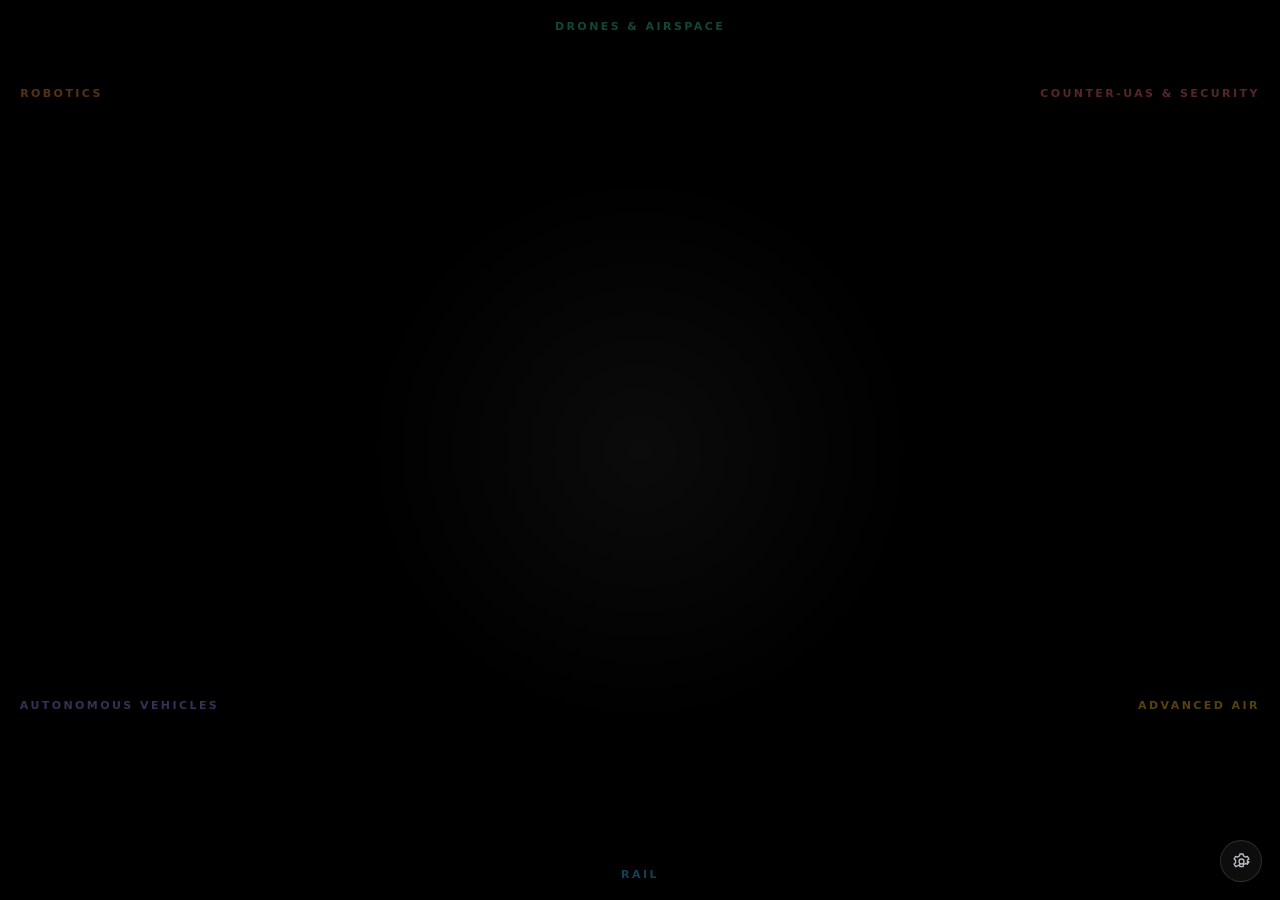
<file: site_assets/bubbles/index.html>
<!doctype html>
<html lang="en">
<head>
<meta charset="utf-8">
<meta name="viewport" content="width=device-width, initial-scale=1, viewport-fit=cover">
<meta name="color-scheme" content="dark">
<meta name="theme-color" content="#000000">
<meta name="mobile-web-app-capable" content="yes">
<meta name="apple-mobile-web-app-capable" content="yes">
<meta name="apple-mobile-web-app-status-bar-style" content="black-translucent">
<meta name="apple-mobile-web-app-title" content="Bubbles">
<meta name="description" content="Advanced transportation news as it breaks: each headline a bubble, sized by how big the story is, colored by its topic.">
<meta name="live-feed" content="https://raw.githubusercontent.com/pjwhite-dev/transportation-news-update/live-feed/feed.json">
<title>Advanced Transportation Bubbles</title>
<link rel="icon" href="data:image/svg+xml,%3Csvg xmlns='http://www.w3.org/2000/svg' viewBox='0 0 32 32'%3E%3Ccircle cx='12' cy='13' r='8' fill='%2334D399' opacity='.85'/%3E%3Ccircle cx='22' cy='20' r='6' fill='%2338BDF8' opacity='.85'/%3E%3C/svg%3E">
<style>
  html,body{margin:0;height:100%;background:#000;overflow:hidden;overscroll-behavior:none;color:#F4F7FB;-webkit-text-size-adjust:100%;
    font-family:"Segoe UI Variable Display","Segoe UI",Inter,system-ui,-apple-system,sans-serif;-webkit-font-smoothing:antialiased}
  body.idle,body.idle *{cursor:none!important}
  /* the sky takes every touch: no scrolling, no pinch, no double-tap zoom; the bubbles are moved by hand */
  #sky{position:fixed;inset:0;touch-action:none;-webkit-user-select:none;user-select:none;-webkit-tap-highlight-color:transparent}
  /* a breath of light where the bubbles are born */
  #sky::before{content:"";position:absolute;left:50%;top:50%;width:70vmin;height:70vmin;transform:translate(-50%,-50%);
    background:radial-gradient(circle,rgba(255,255,255,.045),transparent 62%);pointer-events:none}
  .b{position:absolute;left:0;top:0;border-radius:50%;display:flex;flex-direction:column;align-items:center;justify-content:center;
    text-decoration:none;color:inherit;cursor:grab;touch-action:none;
    -webkit-user-drag:none;-webkit-touch-callout:none;-webkit-tap-highlight-color:transparent;
    background:radial-gradient(circle at 32% 26%,rgb(var(--c)/.50),rgb(var(--c)/.20) 46%,rgb(var(--c)/.09) 72%,rgb(var(--c)/.05));
    border:1px solid rgb(var(--c)/.55);
    box-shadow:0 0 calc(var(--d)*.16) rgb(var(--c)/.22),inset 0 0 calc(var(--d)*.10) rgb(var(--c)/.18);
    transition:box-shadow .4s,border-color .4s}
  .b:focus-visible,.b.on{border-color:rgb(var(--c)/.95);box-shadow:0 0 calc(var(--d)*.28) rgb(var(--c)/.45),inset 0 0 calc(var(--d)*.12) rgb(var(--c)/.3);outline:none}
  .b.on{box-shadow:0 0 calc(var(--d)*.34) rgb(var(--c)/.55),0 calc(var(--d)*.06) calc(var(--d)*.22) rgba(0,0,0,.6),inset 0 0 calc(var(--d)*.12) rgb(var(--c)/.32)}
  .b.drag{cursor:grabbing}
  @media (hover:hover){.b:hover{border-color:rgb(var(--c)/.95);box-shadow:0 0 calc(var(--d)*.28) rgb(var(--c)/.45),inset 0 0 calc(var(--d)*.12) rgb(var(--c)/.3)}}
  .b .t{width:72%;text-align:center;font-weight:600;letter-spacing:-.005em;line-height:1.18;pointer-events:none;
    display:-webkit-box;-webkit-box-orient:vertical;overflow:hidden;text-wrap:balance;text-shadow:0 1px 8px rgba(0,0,0,.45)}
  .b .s{width:64%;margin-top:.55em;text-align:center;font-size:.66em;font-weight:500;line-height:1.25;color:rgb(var(--c));pointer-events:none;
    white-space:nowrap;overflow:hidden;text-overflow:ellipsis;letter-spacing:.02em;opacity:.92}
  .b.big .s{white-space:normal;width:70%}   /* lifted: the whole source and time */
  .label{position:absolute;font-size:11px;font-weight:600;letter-spacing:.22em;text-transform:uppercase;white-space:nowrap;
    color:rgb(var(--c));opacity:.34;transform:translate(-50%,-50%);pointer-events:none;transition:opacity .4s}
  body.zoomed .label{opacity:0}   /* zoomed in, the edges are elsewhere */
  body.small .label{font-size:9.5px;letter-spacing:.16em}

  /* settings: a quiet round button that fades with the cursor */
  .gear{position:fixed;right:calc(18px + env(safe-area-inset-right));bottom:calc(18px + env(safe-area-inset-bottom));z-index:2000;
    width:42px;height:42px;border-radius:50%;display:grid;place-items:center;padding:0;
    border:1px solid rgba(255,255,255,.14);background:rgba(255,255,255,.05);color:rgba(244,247,251,.75);cursor:pointer;
    -webkit-tap-highlight-color:transparent;touch-action:manipulation;
    backdrop-filter:blur(10px);-webkit-backdrop-filter:blur(10px);transition:opacity .6s,background .2s,color .2s,border-color .2s}
  .gear:hover,.gear[aria-expanded=true]{background:rgba(255,255,255,.1);color:#fff;border-color:rgba(255,255,255,.3)}
  .gear:focus-visible{outline:2px solid #38BDF8;outline-offset:3px}
  .gear svg{width:19px;height:19px;transition:transform .5s}
  .gear[aria-expanded=true] svg{transform:rotate(60deg)}
  body.idle .gear{opacity:0}   /* faded, but a tap in its corner still opens it (never the bubble drifting beneath) */
  body.small .gear{width:46px;height:46px}
  /* zoomed in: a small chip beside the gear says how far, and a tap on it goes back */
  .zoom{position:fixed;right:calc(70px + env(safe-area-inset-right));bottom:calc(22px + env(safe-area-inset-bottom));z-index:2000;
    height:34px;padding:0 12px;border-radius:17px;border:1px solid rgba(255,255,255,.14);background:rgba(255,255,255,.06);
    color:rgba(244,247,251,.8);font:600 12px/1 inherit;font-family:inherit;letter-spacing:.02em;cursor:pointer;
    display:flex;align-items:center;gap:6px;-webkit-tap-highlight-color:transparent;touch-action:manipulation;
    backdrop-filter:blur(10px);-webkit-backdrop-filter:blur(10px);transition:opacity .3s,background .2s}
  .zoom[hidden]{display:none}
  .zoom:hover{background:rgba(255,255,255,.12);color:#fff}
  .zoom:focus-visible{outline:2px solid #38BDF8;outline-offset:3px}
  .zoom svg{width:13px;height:13px}
  body.small .zoom{height:38px;right:calc(74px + env(safe-area-inset-right))}
  body.idle .zoom{opacity:.35}
  .panel{position:fixed;right:calc(18px + env(safe-area-inset-right));bottom:calc(72px + env(safe-area-inset-bottom));z-index:2000;
    width:264px;max-width:calc(100vw - 36px);box-sizing:border-box;padding:16px;border-radius:18px;
    background:rgba(16,20,28,.84);border:1px solid rgba(255,255,255,.12);box-shadow:0 18px 60px rgba(0,0,0,.6);
    backdrop-filter:blur(18px) saturate(1.2);-webkit-backdrop-filter:blur(18px) saturate(1.2);touch-action:manipulation;
    transform-origin:100% 100%;transition:opacity .2s,transform .2s}
  .panel[hidden]{display:block;opacity:0;transform:scale(.96) translateY(6px);pointer-events:none;visibility:hidden}
  .panel h2{margin:0 0 10px;font-size:10.5px;font-weight:650;letter-spacing:.18em;text-transform:uppercase;color:rgba(244,247,251,.5)}
  .seg{display:grid;grid-template-columns:1fr 1fr;padding:3px;border-radius:12px;background:rgba(255,255,255,.06);border:1px solid rgba(255,255,255,.08);position:relative}
  .seg::before{content:"";position:absolute;top:3px;bottom:3px;left:3px;width:calc(50% - 3px);border-radius:9px;background:rgba(255,255,255,.14);
    box-shadow:0 1px 6px rgba(0,0,0,.35);transition:transform .25s cubic-bezier(.3,.7,.2,1)}
  .seg[data-v=all]::before{transform:translateX(100%)}
  .seg button{position:relative;z-index:1;border:0;background:transparent;color:rgba(244,247,251,.6);font:600 12.5px inherit;font-family:inherit;
    padding:8px 0;border-radius:9px;cursor:pointer;transition:color .2s;-webkit-tap-highlight-color:transparent}
  body.small .seg button{padding:11px 0;font-size:13.5px}
  .seg button[aria-pressed=true]{color:#fff}
  .seg button:focus-visible{outline:2px solid #38BDF8;outline-offset:1px}
  .note{margin:8px 2px 0;font-size:11.5px;line-height:1.4;color:rgba(244,247,251,.45)}
  .row{display:flex;align-items:center;justify-content:space-between;gap:10px;margin-top:14px;padding-top:14px;border-top:1px solid rgba(255,255,255,.08)}
  .row[hidden]{display:none}
  .row span{font-size:12.5px;color:rgba(244,247,251,.8)}
  .row button{border:1px solid rgba(255,255,255,.16);background:rgba(255,255,255,.06);color:#fff;font:600 12px inherit;font-family:inherit;
    padding:7px 12px;border-radius:10px;cursor:pointer}
  body.small .row button{padding:10px 14px}
  .row button:hover{background:rgba(255,255,255,.12)}
  .row button:focus-visible{outline:2px solid #38BDF8;outline-offset:2px}
  .how{margin-top:14px;padding-top:12px;border-top:1px solid rgba(255,255,255,.08)}
  .home{display:block;margin-top:12px;font-size:11.5px;color:rgba(244,247,251,.45);text-decoration:none}
  .home:hover{color:#fff}
  @media (prefers-reduced-motion:reduce){.panel,.seg::before,.gear svg{transition:none}}
</style>
</head>
<body>
<div id="sky" aria-label="Advanced transportation headlines" role="list"></div>

<button type="button" class="gear" id="gear" aria-expanded="false" aria-controls="panel" aria-label="Settings">
  <svg viewBox="0 0 24 24" fill="none" stroke="currentColor" stroke-width="1.7" stroke-linecap="round" stroke-linejoin="round" aria-hidden="true">
    <circle cx="12" cy="12" r="3.1"/>
    <path d="M19.4 13.5a7.6 7.6 0 0 0 0-3l2-1.6-2-3.4-2.4 1a7.6 7.6 0 0 0-2.6-1.5L14 2.5h-4l-.4 2.5A7.6 7.6 0 0 0 7 6.5l-2.4-1-2 3.4 2 1.6a7.6 7.6 0 0 0 0 3l-2 1.6 2 3.4 2.4-1a7.6 7.6 0 0 0 2.6-1.5l.4 2.5h4l.4-2.5a7.6 7.6 0 0 0 2.6-1.5l2.4 1 2-3.4z"/>
  </svg>
</button>
<button type="button" class="zoom" id="zoom" aria-label="Zoom back out" hidden>
  <span id="zoomv">1.0&times;</span>
  <svg viewBox="0 0 24 24" fill="none" stroke="currentColor" stroke-width="2" stroke-linecap="round" aria-hidden="true"><path d="M3 12a9 9 0 1 0 3-6.7"/><path d="M3 4v5h5"/></svg>
</button>
<div class="panel" id="panel" role="dialog" aria-label="Settings" hidden>
  <h2>Stories</h2>
  <div class="seg" id="seg" role="group" aria-label="Which stories">
    <button type="button" data-v="us" aria-pressed="true">U.S. only</button>
    <button type="button" data-v="all" aria-pressed="false">Everything</button>
  </div>
  <p class="note" id="note">U.S. stories only. Choose Everything to add news from the rest of the world.</p>
  <div class="row" id="fullrow"><span>Full screen</span><button type="button" id="full">Enter</button></div>
  <p class="note how" id="how">Drag a bubble to move it, or fling it away. Click one to open the story. Double-click the sky for full screen.</p>
  <a class="home" href="../">The full live page &rarr;</a>
</div>

<script>
(function () {
  "use strict";
  // Each topic drifts into its own wedge (degrees; 0 is right, -90 is straight up): drones up, rail down.
  var GROUPS = {
    drones: { label: "Drones & Airspace",      short: "Drones",       rgb: "52 211 153",  from: -125, to: -55 },
    sec:    { label: "Counter-UAS & Security", short: "Counter-UAS",  rgb: "248 113 113", from: -55,  to: -5 },
    air:    { label: "Advanced Air",           short: "Advanced Air", rgb: "251 191 36",  from: -5,   to: 50 },
    rail:   { label: "Rail",                   short: "Rail",         rgb: "56 189 248",  from: 50,   to: 130 },
    av:     { label: "Autonomous Vehicles",    short: "Autonomous",   rgb: "167 139 250", from: 130,  to: 185 },
    robot:  { label: "Robotics",               short: "Robotics",     rgb: "251 146 60",  from: 185,  to: 235 }
  };
  var SIZE = { lead: 300, significant: 255, notable: 195, minor: 150, none: 128 };  // diameter at birth, per 1000px of screen
  var HOURS = 48, POLL_SECONDS = 60;
  var reduced = window.matchMedia && matchMedia("(prefers-reduced-motion: reduce)").matches;
  var coarse = window.matchMedia && matchMedia("(pointer: coarse)").matches;   // a phone or tablet: no hover
  var meta = document.querySelector('meta[name="live-feed"]');
  var LOCAL = /^(localhost|127\.0\.0\.1|\[::1\])$/.test(location.hostname);
  var FEED = LOCAL || !meta ? "../feed.json" : meta.content;

  function store(key, value) {
    try { if (value === undefined) return localStorage.getItem(key); localStorage.setItem(key, value); } catch (e) { return null; }
  }
  var view = store("bubbles-view") === "all" ? "all" : "us";

  var sky = document.getElementById("sky"), bubbles = [], queue = [], stories = [], leads = {}, onScreen = {};
  var W = 0, H = 0, unit = 1, small = false, ON_SCREEN = 24, life = 480, spawnEvery = 20;
  // A phone gets bigger bubbles (so a headline stays readable) and fewer of them (about a quarter of the sky, as on a desktop).
  function measure() {
    W = innerWidth; H = innerHeight;
    var side = Math.min(W, H) / 1000;
    small = Math.min(W, H) < 600;
    unit = Math.max(side, Math.min(0.7, side * 1.75));
    var typical = Math.PI / 4 * Math.pow(SIZE.minor * unit, 2);
    ON_SCREEN = Math.max(9, Math.min(24, Math.round(W * H * 0.24 / typical)));
    spawnEvery = life / ON_SCREEN;
    document.body.classList.toggle("small", small);
    placeLabels();
  }

  function ago(t) {
    var m = Math.max(0, (Date.now() - new Date(t)) / 60000);
    return m < 1 ? "just now" : m < 60 ? Math.round(m) + " min ago" : m < 1440 ? Math.round(m / 60) + " h ago" : Math.round(m / 1440) + " d ago";
  }
  // War stories appear, but never at the largest sizes.
  function tier(s) {
    var k = leads[s.id] ? "lead" : s.impact || "none";
    return s.war && (k === "lead" || k === "significant") ? "notable" : k;
  }
  function inView(s) { return view === "all" || s.scope !== "world"; }

  // How far the screen edge is from the centre along angle a.
  function edge(a) {
    var c = Math.abs(Math.cos(a)), s = Math.abs(Math.sin(a));
    return Math.min(c > 1e-6 ? (W / 2) / c : Infinity, s > 1e-6 ? (H / 2) / s : Infinity);
  }
  function wrap(deg) { return ((deg + 540) % 360) - 180; }

  // The pace follows the news: a slow day drifts slowly (about 11 minutes to the edge), a busy one faster (5 or so).
  function pace() {
    var cut = Date.now() - 3 * 3600e3, perHour = stories.filter(function (s) { return new Date(s.published) >= cut; }).length / 3;
    life = Math.max(300, Math.min(660, 660 - 14 * perHour)) * (reduced ? 1.4 : 1);
    spawnEvery = life / ON_SCREEN;
  }

  /* ---------- zoom: pinch (or the mouse wheel / a trackpad pinch) to zoom, one finger on the sky to look around ---------- */
  var MAX_ZOOM = 4, cam = { z: 1, x: 0, y: 0 }, home = false, pointers = {}, gesture = null;
  var zoomChip = document.getElementById("zoom"), zoomText = document.getElementById("zoomv");
  function wx(cx) { return (cx - cam.x) / cam.z - W / 2; }   // screen point -> the bubbles' own coordinates
  function wy(cy) { return (cy - cam.y) / cam.z - H / 2; }
  function clampCam(soft) {
    cam.z = Math.max(soft ? 0.8 : 1, Math.min(MAX_ZOOM, cam.z));
    if (cam.z <= 1) { cam.x = (W - W * cam.z) / 2; cam.y = (H - H * cam.z) / 2; }   // never look past the sky's edge
    else { cam.x = Math.min(0, Math.max(W - W * cam.z, cam.x)); cam.y = Math.min(0, Math.max(H - H * cam.z, cam.y)); }
    zoomChip.hidden = cam.z < 1.05;
    document.body.classList.toggle("zoomed", cam.z >= 1.05);
    zoomText.textContent = cam.z.toFixed(1) + "\u00d7";
  }
  function zoomAt(cx, cy, z, soft) {
    var px = (cx - cam.x) / cam.z, py = (cy - cam.y) / cam.z;
    cam.z = Math.max(soft ? 0.8 : 1, Math.min(MAX_ZOOM, z));
    cam.x = cx - px * cam.z; cam.y = cy - py * cam.z;
    clampCam(soft);
  }
  function spread() {
    var ids = Object.keys(pointers), a = pointers[ids[0]], b = pointers[ids[1]];
    return { d: Math.max(1, Math.hypot(a.x - b.x, a.y - b.y)), x: (a.x + b.x) / 2, y: (a.y + b.y) / 2 };
  }
  function controls(t) { return panel.contains(t) || gear.contains(t) || zoomChip.contains(t); }
  document.addEventListener("pointerdown", function (e) {
    if (controls(e.target)) return;
    pointers[e.pointerId] = { x: e.clientX, y: e.clientY };
    var n = Object.keys(pointers).length;
    if (n === 2 && !bubbles.some(function (b) { return b.drag; })) {
      // Two fingers: a pinch. A bubble the first finger was resting on is let go (it was not being dragged yet).
      bubbles.forEach(function (b) {
        if (b.press && pointers[b.ptr]) { b.press = false; b.moved = true; try { b.el.releasePointerCapture(b.ptr); } catch (x) {} }
      });
      var g = spread();
      gesture = { pinch: true, d0: g.d, z0: cam.z, px: (g.x - cam.x) / cam.z, py: (g.y - cam.y) / cam.z };
      home = false;
    } else if (n === 1 && e.target === sky && cam.z > 1) {
      gesture = { pan: true, id: e.pointerId, sx: e.clientX, sy: e.clientY, x0: cam.x, y0: cam.y };
      home = false;
    }
  }, true);
  document.addEventListener("pointermove", function (e) {
    if (!pointers[e.pointerId]) return;
    pointers[e.pointerId].x = e.clientX; pointers[e.pointerId].y = e.clientY;
    if (gesture && gesture.pinch && Object.keys(pointers).length >= 2) {
      var g = spread(), z = Math.max(0.8, Math.min(MAX_ZOOM, gesture.z0 * g.d / gesture.d0));
      cam.z = z; cam.x = g.x - gesture.px * z; cam.y = g.y - gesture.py * z;   // the point between the fingers stays under them
      clampCam(true);
    } else if (gesture && gesture.pan && e.pointerId === gesture.id) {
      cam.x = gesture.x0 + e.clientX - gesture.sx; cam.y = gesture.y0 + e.clientY - gesture.sy;
      clampCam(false);
    }
  }, true);
  function letGo(e) {
    delete pointers[e.pointerId];
    if (gesture && (gesture.pinch ? Object.keys(pointers).length < 2 : e.pointerId === gesture.id)) gesture = null;
  }
  document.addEventListener("pointerup", letGo, true);
  document.addEventListener("pointercancel", letGo, true);
  sky.addEventListener("wheel", function (e) {
    e.preventDefault(); home = false;
    zoomAt(e.clientX, e.clientY, cam.z * Math.exp(-e.deltaY * (e.ctrlKey ? 0.012 : 0.0015)));
  }, { passive: false });
  zoomChip.addEventListener("click", function () { home = true; });

  /* ---------- picking bubbles up: drag to move, fling to send away; on a touch screen, tap to lift, tap again to open ---------- */
  var lifted = null;
  function lift(b) {
    if (lifted && lifted !== b) drop();
    lifted = b; b.pick = true; b.pickAt = performance.now(); b.el.classList.add("on");
    // Lifted, it opens to most of a phone's width and lays the headline out again at that size, so more of it shows.
    b.L = Math.max(b.d, Math.min(W, H) * (small ? 0.64 : 0.34) / cam.z);
    layout(b, b.L, true);
  }
  // Draw a bubble's text at diameter D; the frame then scales it to whatever size it is at the moment.
  function layout(b, D, big) {
    var el = b.el, font = big ? Math.max(13, D * 0.062) : Math.max(small ? 11 : 10.5, D * 0.07);
    b.D = D; el.classList.toggle("big", !!big);
    el.style.width = el.style.height = D + "px"; el.style.setProperty("--d", D + "px");
    el.style.fontSize = font + "px";
    b.t.style.webkitLineClamp = String(Math.max(2, Math.floor(D * (big ? 0.5 : 0.46) / (font * 1.18))));
  }
  function drop() {
    if (!lifted) return;
    lifted.pick = false;
    if (!lifted.drag) lifted.el.classList.remove("on");
    lifted = null;
  }
  function handle(b) {
    var el = b.el, touch = false;
    el.addEventListener("pointerdown", function (e) {
      if (e.button > 0 || b.press || (gesture && gesture.pinch)) return;
      touch = e.pointerType !== "mouse";
      b.press = true; b.moved = false; b.ptr = e.pointerId;
      b.sx = b.lx = e.clientX; b.sy = b.ly = e.clientY; b.lt = e.timeStamp;
      b.ox = wx(e.clientX) - b.x; b.oy = wy(e.clientY) - b.y;
      b.vx = b.vy = 0;
      try { el.setPointerCapture(e.pointerId); } catch (x) {}
    });
    el.addEventListener("pointermove", function (e) {
      if (!b.press || e.pointerId !== b.ptr || (gesture && gesture.pinch)) return;
      if (!b.drag) {
        if (Math.abs(e.clientX - b.sx) + Math.abs(e.clientY - b.sy) < 8) return;   // still a tap
        b.drag = b.moved = b.free = true; el.classList.add("on", "drag");
        if (lifted && lifted !== b) drop();
      }
      b.x = wx(e.clientX) - b.ox; b.y = wy(e.clientY) - b.oy;
      var dt = Math.max(8, e.timeStamp - b.lt) / 1000 * cam.z;
      b.vx = b.vx * 0.5 + (e.clientX - b.lx) / dt * 0.5; b.vy = b.vy * 0.5 + (e.clientY - b.ly) / dt * 0.5;
      b.lx = e.clientX; b.ly = e.clientY; b.lt = e.timeStamp;
    });
    function release(e) {
      if (!b.press || e.pointerId !== b.ptr) return;
      b.press = false;
      if (!b.drag) return;
      b.drag = false; el.classList.remove("drag");
      if (!b.pick) el.classList.remove("on");
      if (e.type === "pointercancel" || e.timeStamp - b.lt > 90) b.vx = b.vy = 0;   // held still before letting go: it stays put
      var speed = Math.sqrt(b.vx * b.vx + b.vy * b.vy), cap = 3200;
      if (speed > cap) { b.vx *= cap / speed; b.vy *= cap / speed; }
      // From where it was dropped it drifts on outward, in whatever direction that now is.
      if (b.x * b.x + b.y * b.y > 1) b.a = Math.atan2(b.y, b.x);
    }
    el.addEventListener("pointerup", release);
    el.addEventListener("pointercancel", release);
    el.addEventListener("click", function (e) {
      if (b.moved) { e.preventDefault(); b.moved = false; return; }   // that was a drag, not a click
      if (touch && !b.pick) { e.preventDefault(); lift(b); }          // first tap lifts it to full size; the next opens it
    });
    el.addEventListener("dragstart", function (e) { e.preventDefault(); });
    el.addEventListener("pointerenter", function (e) { if (e.pointerType === "mouse") b.hover = true; });
    el.addEventListener("pointerleave", function (e) { if (e.pointerType === "mouse") b.hover = false; });
    el.addEventListener("focus", function () { try { b.focus = el.matches(":focus-visible"); } catch (x) { b.focus = false; } });
    el.addEventListener("blur", function () { b.focus = false; });
  }
  sky.addEventListener("click", function (e) { if (e.target === sky) drop(); });

  function make(story, age) {
    var g = GROUPS[story.desk], k = tier(story);
    var mid = (g.from + g.to) / 2, half = (g.to - g.from) / 2;
    var deg = mid + (Math.random() * 2 - 1) * half * 0.62, a = deg * Math.PI / 180;
    var d = SIZE[k] * unit, reach = edge(a) + d * 0.15;
    var el = document.createElement("a");
    el.className = "b"; el.href = story.url; el.target = "_blank"; el.rel = "noopener"; el.draggable = false;
    el.setAttribute("role", "listitem");
    el.style.setProperty("--c", g.rgb);
    var t = document.createElement("span"); t.className = "t"; t.textContent = story.title;
    var s = document.createElement("span"); s.className = "s"; s.dataset.t = story.published;
    s.textContent = story.source + " · " + ago(story.published);
    el.appendChild(t); el.appendChild(s);
    if (!coarse) el.title = story.title + "\n" + story.source + " · " + new Date(story.published).toLocaleString();
    var start = Math.min(0.92, Math.max(0.035, (age || 0) / life));   // born just off centre, already in its own direction
    var b = { id: story.id, story: story, el: el, deg: deg, mid: mid, half: half, a: a, d: d, reach: reach,
              born: performance.now() - (age || 0) * 1000, x: Math.cos(a) * reach * start, y: Math.sin(a) * reach * start,
              phase: Math.random() * 6.28, hold: false, out: 0, vx: 0, vy: 0, up: 0, t: t, D: d, L: d, top: d };
    layout(b, d, false);
    handle(b);
    sky.appendChild(el);
    bubbles.push(b); onScreen[story.id] = true;
    return b;
  }

  function next() {
    if (!queue.length) queue = stories.filter(inView);    // round again, newest first
    while (queue.length) { var s = queue.shift(); if (!onScreen[s.id] && inView(s)) return s; }
    return null;
  }

  // Touching bubbles ease apart; the smaller gives way more, and one in your hand does not give way at all.
  function relax(rounds, strength) {
    for (var n = 0; n < rounds; n++) {
      for (var i = 0; i < bubbles.length; i++) {
        for (var j = i + 1; j < bubbles.length; j++) {
          var p = bubbles[i], q = bubbles[j], dx = q.x - p.x, dy = q.y - p.y, dist = Math.sqrt(dx * dx + dy * dy) || 0.01;
          var min = (p.r || p.d / 2) + (q.r || q.d / 2) + 8 * unit;
          if (dist < min) {
            var push = (min - dist) * strength, nx = dx / dist, ny = dy / dist, total = p.d + q.d;
            var pw = p.hold ? 0 : q.d / total * 2, qw = q.hold ? 0 : p.d / total * 2;
            p.x -= nx * push * pw; p.y -= ny * push * pw;
            q.x += nx * push * qw; q.y += ny * push * qw;
          }
        }
      }
      // ...but never out of their own wedge: each colour keeps to its side of the sky (unless you moved it yourself).
      for (i = 0; i < bubbles.length; i++) if (!bubbles[i].free) keep(bubbles[i], strength);
    }
  }
  function keep(b, strength) {
    var dist = Math.sqrt(b.x * b.x + b.y * b.y);
    if (dist < 1) return;
    var deg = Math.atan2(b.y, b.x) * 180 / Math.PI, off = wrap(deg - b.mid), room = Math.max(4, b.half - 4);
    if (Math.abs(off) <= room) return;
    var target = b.mid + Math.sign(off) * room, turn = wrap(target - deg) * Math.min(1, strength * 4) * Math.PI / 180;
    var cos = Math.cos(turn), sin = Math.sin(turn), x = b.x;
    b.x = x * cos - b.y * sin; b.y = x * sin + b.y * cos;
  }

  var last = performance.now(), sinceSpawn = 0;
  function frame(now) {
    if (!W || !H) { measure(); requestAnimationFrame(frame); return; }
    var dt = Math.min(0.05, (now - last) / 1000); last = now;
    sinceSpawn += dt;
    if (sinceSpawn >= spawnEvery && stories.length) { sinceSpawn = 0; var s = next(); if (s) make(s, 0); }
    if (lifted && now - lifted.pickAt > 12000) drop();   // a lifted bubble settles back after a while
    if (!gesture && (home || cam.z < 1)) {   // the chip or a double-tap zooms back out; a pinch past 1x springs back
      zoomAt(W / 2, H / 2, cam.z + (1 - cam.z) * Math.min(1, dt * 7), true);
      if (Math.abs(cam.z - 1) < 0.004) { home = false; zoomAt(W / 2, H / 2, 1); }
    }
    for (var i = 0; i < bubbles.length; i++) {
      var b = bubbles[i];
      b.hold = !!(b.hover || b.focus || b.press || b.drag || b.pick);
      if (b.drag) continue;
      if (!b.hold) { var v = b.reach / life; b.x += Math.cos(b.a) * v * dt; b.y += Math.sin(b.a) * v * dt; }
      if (b.vx || b.vy) {   // a flung bubble coasts, then slows to its drift
        b.x += b.vx * dt; b.y += b.vy * dt;
        var drag = Math.exp(-2.2 * dt); b.vx *= drag; b.vy *= drag;
        if (Math.abs(b.vx) + Math.abs(b.vy) < 4) b.vx = b.vy = 0;
        else if (b.x * b.x + b.y * b.y > 1) b.a = Math.atan2(b.y, b.x);
      }
    }
    relax(2, 0.12);
    for (i = bubbles.length - 1; i >= 0; i--) {
      b = bubbles[i];
      b.reach = edge(b.a) + b.d * 0.15;   // the window may have changed size
      var prog = Math.sqrt(b.x * b.x + b.y * b.y) / b.reach;
      var pop = Math.min(1, (now - b.born) / 900), ease = reduced ? pop : 1 + 2.2 * Math.pow(pop - 1, 3) + 1.2 * Math.pow(pop - 1, 2);
      // In your hand a bubble swells part way back to full size; lifted with a tap, all the way, so the headline can be read.
      var goal = b.pick ? 1 : b.drag || b.press ? 0.35 : 0, rate = Math.min(1, dt * (reduced ? 30 : 7));
      b.up += (goal - b.up) * rate;
      b.top += ((b.pick ? b.L : b.d) - b.top) * rate;
      if (!b.pick && b.D !== b.d && b.up < 0.4) layout(b, b.d, false);   // put down: back to its own text
      var natural = b.d * Math.max(0.3, 1 - 0.62 * Math.min(prog, 1.2));
      var size = (natural + (b.top - natural) * b.up) * ease, scale = size / b.D;
      if (b.pick) {   // keep a lifted bubble wholly on the screen (the part of the sky in view, when zoomed)
        var m = size / 2 + 10 / cam.z, x0 = wx(0) + m, x1 = wx(W) - m, y0 = wy(0) + m, y1 = wy(H) - m;
        var tx = x0 > x1 ? (x0 + x1) / 2 : Math.max(x0, Math.min(x1, b.x)), ty = y0 > y1 ? (y0 + y1) / 2 : Math.max(y0, Math.min(y1, b.y));
        b.x += (tx - b.x) * rate; b.y += (ty - b.y) * rate;
      }
      var fade = prog < 0.62 ? 1 : Math.max(0, 1 - (prog - 0.62) / 0.33);
      if (b.hold) fade = Math.max(fade, 0.92);
      if (b.out) { b.out = Math.min(1, b.out + dt / 0.8); fade *= 1 - b.out; }   // left the view: fade now
      b.r = size / 2;
      b.f = b.f == null ? fade : b.f + (fade - b.f) * Math.min(1, dt * 4);   // let go near the edge: it dims, not blinks
      if (fade <= 0 && b.f < 0.03) {
        if (lifted === b) lifted = null;
        b.el.remove(); delete onScreen[b.id]; bubbles.splice(i, 1); continue;
      }
      var wob = b.hold ? 0 : Math.sin(now / 3200 + b.phase) * 5 * unit;
      var px = cam.x + cam.z * (W / 2 + b.x - Math.sin(b.a) * wob) - b.D / 2, py = cam.y + cam.z * (H / 2 + b.y + Math.cos(b.a) * wob) - b.D / 2;
      b.el.style.transform = "translate3d(" + px.toFixed(1) + "px," + py.toFixed(1) + "px,0) scale(" + (scale * cam.z).toFixed(4) + ")";
      b.el.style.opacity = (b.f * Math.min(1, pop * 1.6)).toFixed(3);
      b.el.style.zIndex = b.drag || b.pick ? 1600 : b.hold ? 1500 : Math.round(1000 - prog * 500);
    }
    requestAnimationFrame(frame);
  }

  // Faint topic names at the edges, where each colour ends up (shorter names on a phone).
  var labels = [];
  function placeLabels() {
    if (!labels.length) Object.keys(GROUPS).forEach(function (k) {
      var g = GROUPS[k], el = document.createElement("div");
      el.className = "label"; el.style.setProperty("--c", g.rgb);
      document.body.appendChild(el); labels.push([g, el]);
    });
    labels.forEach(function (pair) {
      pair[1].textContent = small ? pair[0].short : pair[0].label;
      var a = (pair[0].from + pair[0].to) / 2 * Math.PI / 180, r = edge(a) - 26, half = pair[1].offsetWidth / 2 + (small ? 12 : 20);
      var x = Math.min(W - half, Math.max(half, W / 2 + Math.cos(a) * r)), y = Math.min(H - 22, Math.max(22, H / 2 + Math.sin(a) * r));
      pair[1].style.left = x + "px"; pair[1].style.top = y + "px";
    });
  }

  // Fill the sky at once: the newest nearest the centre, older ones already on their way out.
  function fill() {
    var start = stories.filter(inView).slice(0, ON_SCREEN);
    start.forEach(function (s, i) { if (!onScreen[s.id]) make(s, (i + 0.4) * spawnEvery * 0.95); });
    bubbles.forEach(function (b) { b.r = b.d / 2 * Math.max(0.3, 1 - 0.62 * Math.sqrt(b.x * b.x + b.y * b.y) / b.reach); });
    relax(240, 0.25);
    queue = stories.filter(inView).slice(ON_SCREEN);
    sinceSpawn = 0;
  }

  function load(first) {
    if (first && (!innerWidth || !innerHeight)) return setTimeout(function () { measure(); load(true); }, 200);
    fetch(FEED + (LOCAL ? "?t=" + Date.now() : ""), { cache: "no-store" }).then(function (r) { return r.json(); }).then(function (feed) {
      leads = {}; (feed.leads || (feed.lead ? [feed.lead] : [])).forEach(function (s) { leads[s.id] = true; });
      var cut = Date.now() - HOURS * 3600e3, known = {};
      stories.forEach(function (s) { known[s.id] = true; });
      var fresh = (feed.stories || []).filter(function (s) { return new Date(s.published) >= cut && GROUPS[s.desk]; })
        .sort(function (a, b) { return new Date(b.published) - new Date(a.published); });
      var arrivals = fresh.filter(function (s) { return !known[s.id] && inView(s); });
      stories = fresh;
      pace();
      if (first) fill();
      else if (arrivals.length) { queue = arrivals.concat(queue); sinceSpawn = Math.max(sinceSpawn, spawnEvery - 2); }  // a new story rises next
    }).catch(function () { if (first) setTimeout(function () { load(true); }, 15000); });
  }

  /* ---------- settings, full screen, the idle cursor ---------- */
  var gear = document.getElementById("gear"), panel = document.getElementById("panel"), seg = document.getElementById("seg");
  function openPanel(open) { panel.hidden = !open; gear.setAttribute("aria-expanded", String(open)); }
  gear.addEventListener("click", function (e) { e.stopPropagation(); openPanel(panel.hidden); });
  document.addEventListener("click", function (e) { if (!panel.hidden && !panel.contains(e.target) && e.target !== gear) openPanel(false); });
  document.addEventListener("keydown", function (e) {
    if (e.key === "Escape") { if (!panel.hidden) { openPanel(false); gear.focus(); } else drop(); }
  });
  function setView(v) {
    view = v; store("bubbles-view", v);
    seg.dataset.v = v;
    Array.prototype.forEach.call(seg.children, function (b) { b.setAttribute("aria-pressed", String(b.dataset.v === v)); });
    document.getElementById("note").textContent = v === "all" ? "Stories from everywhere. Choose U.S. only to show just the United States."
      : "U.S. stories only. Choose Everything to add news from the rest of the world.";
    bubbles.forEach(function (b) { if (!inView(b.story)) b.out = b.out || 0.001; });
    queue = stories.filter(function (s) { return inView(s) && !onScreen[s.id]; });
    sinceSpawn = Math.max(sinceSpawn, spawnEvery - 1.5);
  }
  seg.addEventListener("click", function (e) { var b = e.target.closest("button"); if (b && b.dataset.v !== view) setView(b.dataset.v); });

  var root = document.documentElement, canFull = !!(root.requestFullscreen || root.webkitRequestFullscreen);
  function fullscreen() {
    var d = document, on = d.fullscreenElement || d.webkitFullscreenElement;
    if (on) { (d.exitFullscreen || d.webkitExitFullscreen).call(d); return; }
    var p = (root.requestFullscreen || root.webkitRequestFullscreen).call(root);
    if (p && p.catch) p.catch(function () {});
  }
  var full = document.getElementById("full");
  document.getElementById("fullrow").hidden = !canFull;   // an iPhone has no full screen for pages (Add to Home Screen does it)
  full.addEventListener("click", fullscreen);
  ["fullscreenchange", "webkitfullscreenchange"].forEach(function (ev) {
    document.addEventListener(ev, function () { full.textContent = document.fullscreenElement || document.webkitFullscreenElement ? "Exit" : "Enter"; });
  });
  function twice() { if (cam.z > 1.01) home = true; else if (canFull) fullscreen(); }
  var lastTap = 0, tapType = "";
  sky.addEventListener("pointerdown", function (e) { tapType = e.pointerType; });
  sky.addEventListener("dblclick", function (e) { if (e.target === sky && tapType === "mouse") { e.preventDefault(); twice(); } });
  sky.addEventListener("click", function (e) {   // a phone's double tap (with touch-action:none some browsers send no dblclick)
    if (e.target !== sky || tapType === "mouse") return;
    if (e.timeStamp - lastTap < 320) { lastTap = 0; twice(); } else lastTap = e.timeStamp;
  });
  document.getElementById("how").textContent = coarse
    ? "Pinch to zoom in and out; zoomed in, slide one finger on the sky to look around. Drag a bubble to move it, or flick it away. Tap one to lift it and read it; tap again to open the story. Double-tap the sky to zoom back out" + (canFull ? " (or, not zoomed, for full screen)." : ".")
    : "Scroll, or pinch the trackpad, to zoom; zoomed in, drag the sky to look around. Drag a bubble to move it, or fling it away. Click one to open the story. Double-click the sky to zoom back out, or for full screen. The cursor hides when you stop moving it.";

  var idleTimer = 0;
  function awake() {
    document.body.classList.remove("idle");
    clearTimeout(idleTimer);
    idleTimer = setTimeout(function () { if (panel.hidden) document.body.classList.add("idle"); }, coarse ? 5000 : 3000);
  }
  ["mousemove", "pointerdown", "keydown", "touchstart"].forEach(function (ev) { document.addEventListener(ev, awake, { passive: true }); });

  setInterval(function () {   // keep "12 min ago" true
    Array.prototype.forEach.call(document.querySelectorAll(".b .s"), function (s) { s.textContent = s.textContent.split(" · ")[0] + " · " + ago(s.dataset.t); });
  }, 60000);

  addEventListener("resize", function () { measure(); clampCam(false); });
  setView(view);
  measure();
  awake();
  load(true);
  setInterval(load, POLL_SECONDS * 1000);
  requestAnimationFrame(frame);
})();
</script>
</body>
</html>
</file>
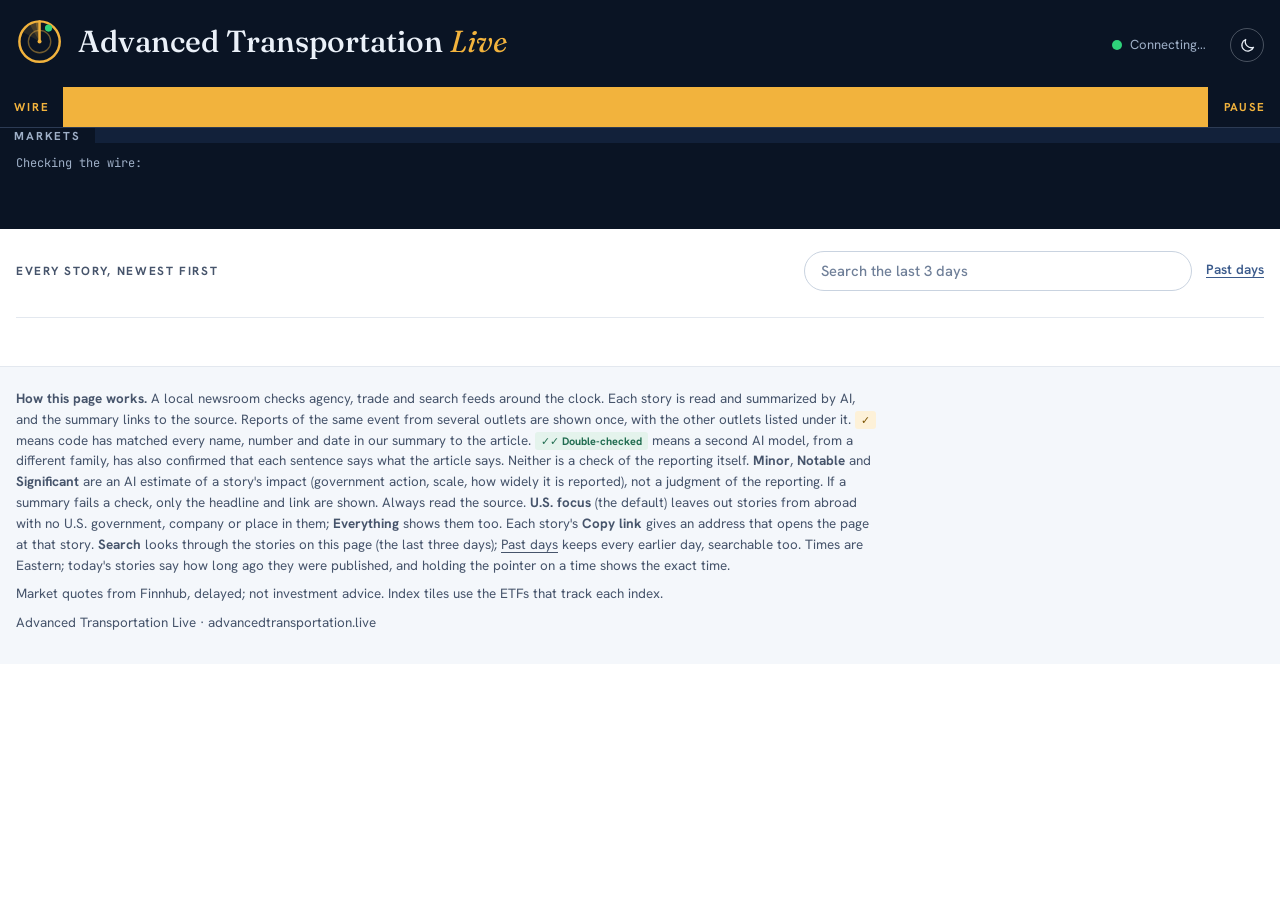
<file: site_assets/live/index.html>
<!doctype html>
<html lang="en">
<head>
<meta charset="utf-8">
<meta name="viewport" content="width=device-width, initial-scale=1">
<title>Advanced Transportation Live</title>
<meta name="live-feed" content="https://raw.githubusercontent.com/pjwhite-dev/transportation-news-update/live-feed/feed.json">
<meta name="description" content="Drones, counter-UAS, advanced air mobility, autonomous vehicles, rail and robotics news, updated around the clock. AI summaries, each linked to its source.">
<link rel="canonical" href="https://advancedtransportation.live/">
<meta property="og:type" content="website">
<meta property="og:site_name" content="Advanced Transportation Live">
<meta property="og:title" content="Advanced Transportation Live">
<meta property="og:description" content="Drones, advanced air mobility, autonomous vehicles, rail and robotics news, updated around the clock. AI summaries, each linked to its source.">
<meta property="og:url" content="https://advancedtransportation.live/">
<meta property="og:image" content="https://advancedtransportation.live/og-card.png">
<meta property="og:image:width" content="1200">
<meta property="og:image:height" content="630">
<meta property="og:image:alt" content="Advanced Transportation Live: a radar mark on a night-blue field">
<meta name="twitter:card" content="summary_large_image">
<meta name="theme-color" content="#0A1424">
<meta name="color-scheme" content="light dark">
<script>
/* Light or dark: the device's setting, unless the reader chose the other with the button at the top right (kept in
   this browser only; choosing the device's own setting again goes back to following the device). */
(function () {
  var root = document.documentElement, device = window.matchMedia("(prefers-color-scheme: dark)"), KEY = "live-theme";
  function chosen() { try { return localStorage.getItem(KEY); } catch (e) { return null; } }
  function label() {
    var b = document.getElementById("theme");
    if (!b) return;
    b.hidden = false;
    b.title = root.dataset.theme === "dark" ? "Switch to the light theme" : "Switch to the dark theme";
    b.setAttribute("aria-label", b.title);
  }
  function apply() { root.dataset.theme = chosen() || (device.matches ? "dark" : "light"); label(); }
  apply();
  if (device.addEventListener) device.addEventListener("change", apply);
  document.addEventListener("DOMContentLoaded", label);
  document.addEventListener("click", function (e) {
    if (!e.target.closest || !e.target.closest("#theme")) return;
    var next = root.dataset.theme === "dark" ? "light" : "dark";
    try { if ((next === "dark") === device.matches) localStorage.removeItem(KEY); else localStorage.setItem(KEY, next); } catch (err) {}
    root.dataset.theme = next;
    label();
  });
})();
</script>
<link rel="preconnect" href="https://fonts.googleapis.com">
<link rel="preconnect" href="https://fonts.gstatic.com" crossorigin>
<link rel="stylesheet" href="https://fonts.googleapis.com/css2?family=Fraunces:opsz,wght@9..144,400;9..144,600&family=Hanken+Grotesk:wght@400;500;600;700&family=JetBrains+Mono:wght@400;600&display=swap">
<link rel="stylesheet" href="live.css">
<link rel="icon" href="favicon.svg" type="image/svg+xml">
</head>
<body>
<header class="cover">
  <div class="topbar wrap">
    <div class="masthead">
      <a class="brand" href="./">
        <svg class="radar" viewBox="0 0 42 42" aria-hidden="true" focusable="false">
          <circle cx="21" cy="21" r="18" class="ring"/>
          <circle cx="21" cy="21" r="10" class="ring inner"/>
          <g class="beam">
            <path d="M21 21 L5.41 12 A18 18 0 0 1 21 3 Z" class="trail" opacity=".12"/>
            <path d="M21 21 L12 5.41 A18 18 0 0 1 21 3 Z" class="trail" opacity=".18"/>
            <path d="M21 21 L17.26 3.39 A18 18 0 0 1 21 3 Z" class="trail" opacity=".28"/>
            <line x1="21" y1="21" x2="21" y2="3" class="arm"/>
          </g>
          <circle cx="29" cy="9" r="5" class="ping"/>
          <circle cx="29" cy="9" r="3.2" class="blip"/>
          <circle cx="21" cy="21" r="1.8" class="hub"/>
        </svg>
        <span><span id="site-name">Advanced Transportation</span> <i id="site-label">Live</i></span></a>
    </div>
    <div class="status" aria-live="polite">
      <span class="dot" id="dot" aria-hidden="true"></span>
      <span id="status-text">Connecting…</span>
    </div>
    <button type="button" class="theme" id="theme" hidden>
      <svg class="to-dark" viewBox="0 0 24 24" aria-hidden="true" focusable="false"><path d="M20.5 14.5A8.5 8.5 0 0 1 9.5 3.5a8.5 8.5 0 1 0 11 11z"/></svg>
      <svg class="to-light" viewBox="0 0 24 24" aria-hidden="true" focusable="false"><circle cx="12" cy="12" r="4.2"/><path d="M12 2.5v2.2M12 19.3v2.2M2.5 12h2.2M19.3 12h2.2M5.3 5.3l1.6 1.6M17.1 17.1l1.6 1.6M5.3 18.7l1.6-1.6M17.1 6.9l1.6-1.6"/></svg>
    </button>
  </div>
</header>

<div class="tickers">
  <div class="ticker" aria-label="Latest from the wire">
    <span class="ticker-label">Wire</span>
    <div class="ticker-window"><div class="ticker-track" id="ticker"></div></div>
    <button type="button" class="motion" id="motion" aria-pressed="false">Pause</button>
  </div>
  <div class="ticker market-ticker" id="market" aria-label="Market watch" hidden>
    <span class="ticker-label">Markets</span>
    <div class="ticker-window"><div class="ticker-track" id="quotes"></div></div>
  </div>
</div>

<div class="cover">
  <p class="sweep wrap" aria-hidden="true"><span class="sweep-label">Checking the wire:</span> <span id="sweep"></span></p>
  <section class="lead wrap" aria-label="Lead story">
    <div id="lead"></div>
    <aside class="lead-side">
      <div class="developing" id="developing"></div>
    </aside>
  </section>
</div>

<div class="banner wrap" id="banner" hidden></div>

<button type="button" class="new-pill" id="new-pill" hidden>▲ <span id="new-count">1 new story</span></button>

<main class="wrap" id="main">
  <section class="official" id="official" aria-label="From official sources" hidden>
    <div class="official-head">
      <h2>From official sources</h2>
      <span class="official-note">Releases and posts straight from agencies and companies, linked to the original</span>
      <span class="official-nav"><button type="button" id="official-prev" aria-label="Earlier items">&lsaquo;</button><button type="button" id="official-next" aria-label="More items">&rsaquo;</button></span>
    </div>
    <div class="official-track" id="official-track"></div>
  </section>
  <div class="feed-head" id="feed-head">
    <h2 id="feed-title">Every story, newest first</h2>
    <form class="search" role="search" id="search" action="days/">
      <label class="vh" for="q">Search the stories on this page</label>
      <input type="search" id="q" name="q" placeholder="Search the last 3 days" autocomplete="off" enterkeyhint="search">
      <a class="past" href="days/">Past days</a>
    </form>
    <div class="filters" id="filters" role="group" aria-label="Show or hide categories"></div>
  </div>
  <div class="feed" id="feed" aria-live="off"></div>
</main>

<footer class="footer">
  <div class="wrap">
    <p><b>How this page works.</b> A local newsroom checks agency, trade and search feeds around the clock. Each story is read and summarized by AI, and the summary links to the source. Reports of the same event from several outlets are shown once, with the other outlets listed under it. <span class="badge quick">&#10003;</span> means code has matched every name, number and date in our summary to the article. <span class="badge checked">&#10003;&#10003; Double-checked</span> means a second AI model, from a different family, has also confirmed that each sentence says what the article says. Neither is a check of the reporting itself. <b>Minor</b>, <b>Notable</b> and <b>Significant</b> are an AI estimate of a story's impact (government action, scale, how widely it is reported), not a judgment of the reporting. If a summary fails a check, only the headline and link are shown. Always read the source. <b>U.S. focus</b> (the default) leaves out stories from abroad with no U.S. government, company or place in them; <b>Everything</b> shows them too. Each story's <b>Copy link</b> gives an address that opens the page at that story. <b>Search</b> looks through the stories on this page (the last three days); <a href="days/">Past days</a> keeps every earlier day, searchable too. Times are Eastern; today's stories say how long ago they were published, and holding the pointer on a time shows the exact time.</p>
    <p>Market quotes from Finnhub, delayed; not investment advice. Index tiles use the ETFs that track each index.</p>
    <p><span id="foot-name">Advanced Transportation Live</span> · advancedtransportation.live</p>
  </div>
</footer>
<script src="live.js" defer></script>
</body>
</html>
</file>
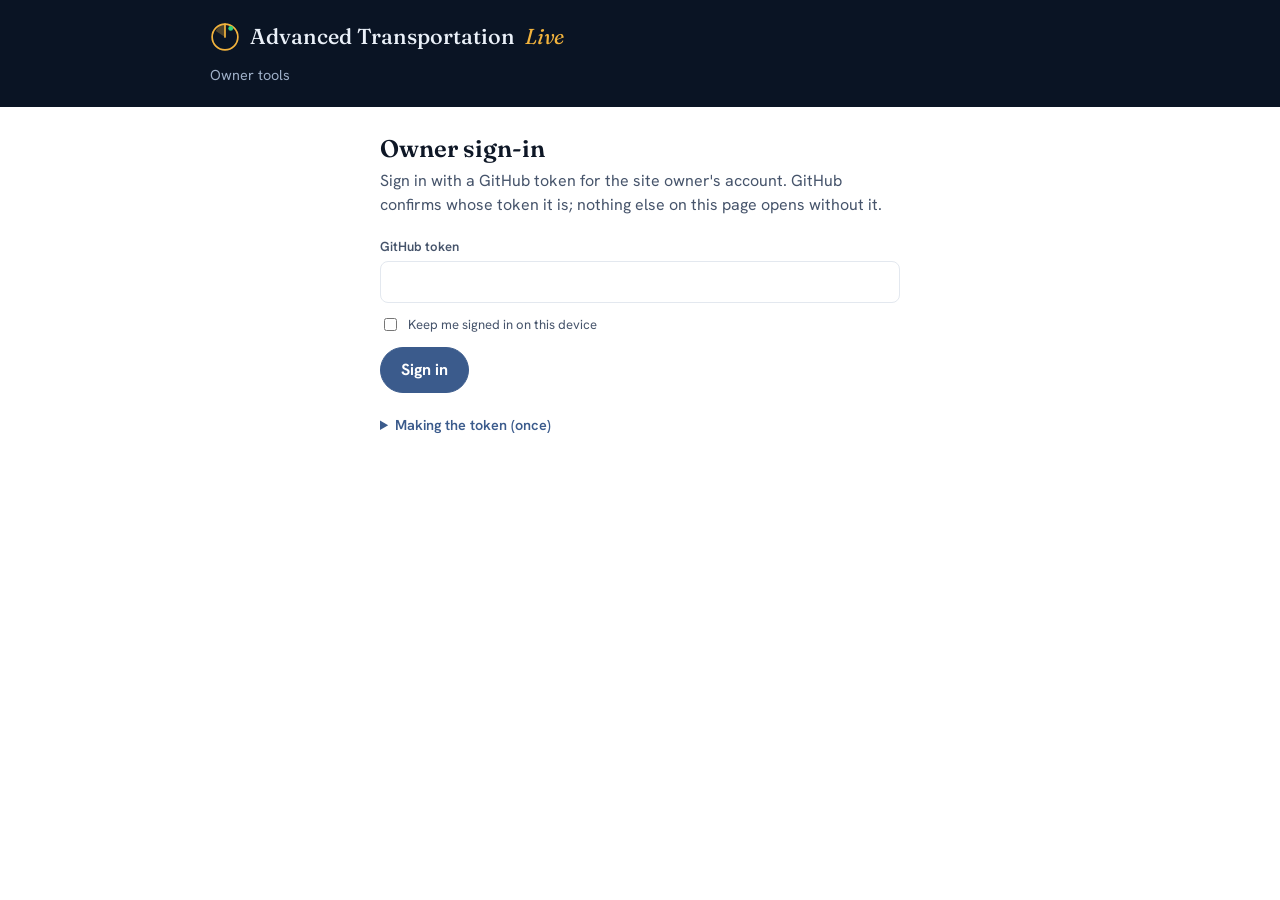
<file: site_assets/login/index.html>
<!doctype html>
<html lang="en">
<head>
<meta charset="utf-8">
<meta name="viewport" content="width=device-width, initial-scale=1">
<meta name="robots" content="noindex, nofollow">
<meta name="live-feed" content="https://raw.githubusercontent.com/pjwhite-dev/transportation-news-update/live-feed/feed.json">
<meta name="override-repo" content="pjwhite-dev/transportation-news-update">
<meta name="override-owner" content="pjwhite-dev">
<title>Owner sign-in · Advanced Transportation Live</title>
<link rel="icon" href="../favicon.svg" type="image/svg+xml">
<link rel="preconnect" href="https://fonts.googleapis.com">
<link rel="preconnect" href="https://fonts.gstatic.com" crossorigin>
<link rel="stylesheet" href="https://fonts.googleapis.com/css2?family=Fraunces:opsz,wght@9..144,400;9..144,600&family=Hanken+Grotesk:wght@400;500;600;700&display=swap">
<style>
:root{--night:#0A1424;--ice:#EAF0F8;--dim:#9FB0C8;--amber:#F2B33D;--live:#2FD27A;--ink:#0E1726;--soft:#46546B;--faint:#6F7F98;--line:#E3E8EF;--wash:#F4F7FB;--steel:#3B5B8C;--green:#1F6B4F;--green-wash:#E4F3EC;
  --serif:'Fraunces',Georgia,serif;--sans:'Hanken Grotesk',system-ui,-apple-system,'Segoe UI',Arial,sans-serif}
*{box-sizing:border-box;min-width:0}
[hidden]{display:none !important}
body{margin:0;font-family:var(--sans);color:var(--ink);background:#fff;line-height:1.5}
.wrap{width:min(860px,100% - 32px);margin-inline:auto}
header{background:var(--night);color:var(--ice);padding:22px 0 20px}
header .wrap{display:flex;flex-wrap:wrap;align-items:end;justify-content:space-between;gap:8px 16px}
header a{color:var(--ice);text-decoration:none;font:500 1.35rem/1.2 var(--serif);display:inline-flex;align-items:center;gap:10px}
header a i{color:var(--amber);font-weight:400}
header p{margin:6px 0 0;color:var(--dim);font-size:.9rem}
.who{color:var(--dim);font-size:.85rem;display:flex;gap:10px;align-items:center}
.who button{min-height:32px;padding:4px 12px;font-size:.8rem;background:transparent;border-color:var(--dim);color:var(--ice)}
h1{font:600 1.5rem/1.2 var(--serif);margin:28px 0 6px}
.lede{color:var(--soft);margin:0 0 20px}
.signin{max-width:520px}
.signin label{margin-bottom:12px}
.signin input[type=password]{font:inherit;padding:9px 10px;border:1px solid var(--line);border-radius:8px;min-height:42px;width:100%}
.check{flex-direction:row !important;align-items:center;gap:8px !important;font-weight:400 !important;color:var(--soft)}
details{margin-top:22px;color:var(--soft);font-size:.9rem}
details summary{cursor:pointer;font-weight:600;color:var(--steel)}
details ol{padding-left:20px}
.now{background:var(--wash);border:1px solid var(--line);border-radius:10px;padding:14px 16px;margin-bottom:22px}
.now b{display:block;font:600 1.05rem/1.3 var(--serif);margin-top:2px}
.now small{color:var(--soft)}
.controls{display:flex;flex-wrap:wrap;gap:12px 18px;align-items:end;margin-bottom:14px}
label{font-size:.82rem;font-weight:600;color:var(--soft);display:flex;flex-direction:column;gap:4px}
select,input[type=search]{font:inherit;padding:9px 10px;border:1px solid var(--line);border-radius:8px;min-height:42px;background:#fff}
input[type=search]{width:min(360px,80vw)}
ul{list-style:none;margin:0;padding:0;border-top:1px solid var(--line)}
li label{flex-direction:row;align-items:flex-start;gap:12px;padding:12px 4px;border-bottom:1px solid var(--line);font-weight:400;color:var(--ink);cursor:pointer}
li label:hover{background:var(--wash)}
li input{margin-top:5px;flex:none;width:18px;height:18px}
li .t{font:500 1rem/1.3 var(--serif);display:block}
li .m{font-size:.8rem;color:var(--faint)}
.bar{position:sticky;bottom:0;background:#fff;border-top:1px solid var(--line);padding:14px 0;margin-top:16px;display:flex;flex-wrap:wrap;gap:10px;align-items:center}
button{font:inherit;font-weight:700;border-radius:999px;padding:10px 20px;min-height:44px;cursor:pointer;border:1px solid var(--steel);background:var(--steel);color:#fff}
button.quiet{background:#fff;color:var(--steel)}
button:disabled{opacity:.5;cursor:default}
.hint{font-size:.82rem;color:var(--soft);flex:1 1 260px}
.err{color:#B3261E;font-size:.85rem}
.ok{color:var(--green);font-size:.85rem}
</style>
</head>
<body>
<header>
  <div class="wrap">
    <div>
      <a href="../"><svg width="30" height="30" viewBox="0 0 42 42" aria-hidden="true"><circle cx="21" cy="21" r="18" fill="none" stroke="#F2B33D" stroke-width="2.4"/><path d="M21 21 L8 12.5 A16 16 0 0 1 21 3 Z" fill="#F2B33D" opacity=".3"/><line x1="21" y1="21" x2="21" y2="3" stroke="#F2B33D" stroke-width="2.4" stroke-linecap="round"/><circle cx="29" cy="9" r="3.4" fill="#2FD27A"/></svg>Advanced Transportation <i>Live</i></a>
      <p>Owner tools</p>
    </div>
    <div class="who" id="who" hidden><span id="whoName"></span><button type="button" id="signout">Sign out</button></div>
  </div>
</header>

<main class="wrap signin" id="signin">
  <h1>Owner sign-in</h1>
  <p class="lede">Sign in with a GitHub token for the site owner's account. GitHub confirms whose token it is; nothing else on this page opens without it.</p>
  <form id="signinForm">
    <label>GitHub token
      <input type="password" id="token" autocomplete="off" spellcheck="false" required>
    </label>
    <label class="check"><input type="checkbox" id="remember"> Keep me signed in on this device</label>
    <button type="submit" id="signinBtn">Sign in</button>
    <p class="err" id="signinErr" role="alert"></p>
  </form>
  <details>
    <summary>Making the token (once)</summary>
    <ol>
      <li>On GitHub, open Settings, Developer settings, Personal access tokens, <a href="https://github.com/settings/personal-access-tokens/new" target="_blank" rel="noopener">Fine-grained tokens</a>, Generate new token.</li>
      <li>Repository access: Only select repositories, then transportation-news-update.</li>
      <li>Permissions: Issues, Read and write. Nothing else.</li>
      <li>Generate it, copy it, and paste it above. The token stays in this browser; it is sent only to GitHub.</li>
    </ol>
  </details>
</main>

<main class="wrap" id="tools" hidden>
  <h1>Choose the headline</h1>
  <p class="lede">Pick a story and how long it should lead. The page changes about a minute after you send it, and readers see it within about five more.</p>
  <div class="now" id="now">Loading the current page…</div>
  <div class="controls">
    <label>Lead for
      <select id="hours"></select>
    </label>
    <label>Find a story
      <input type="search" id="find" placeholder="Waymo, FAA, Part 108">
    </label>
  </div>
  <ul id="list"></ul>
  <div class="bar">
    <button type="button" id="go" disabled>Make it the headline</button>
    <button type="button" class="quiet" id="end" hidden>End the override now</button>
    <span class="hint" id="hint" role="status">Choose a story first.</span>
  </div>
</main>
<script>
(function () {
  "use strict";
  var meta = function (n) { var m = document.querySelector('meta[name="' + n + '"]'); return m ? m.content : ""; };
  var local = /^(localhost|127\.0\.0\.1|\[::1\])$/.test(location.hostname);
  var FEED = local ? "../feed.json" : meta("live-feed");
  var REPO = meta("override-repo"), OWNER = meta("override-owner");
  var API = "https://api.github.com";
  var KEY = "atl-owner-token";
  var fmt = new Intl.DateTimeFormat("en-US", { timeZone: "America/New_York", weekday: "short", hour: "numeric", minute: "2-digit" });
  var $ = function (id) { return document.getElementById(id); };
  var token = "", stories = [], chosen = null, lead = null;

  function store(kind) { try { return window[kind]; } catch (e) { return null; } }
  function saved() { var s = store("sessionStorage"), l = store("localStorage"); try { return (s && s.getItem(KEY)) || (l && l.getItem(KEY)) || ""; } catch (e) { return ""; } }
  function save(value, remember) { try { var t = store(remember ? "localStorage" : "sessionStorage"); if (t) t.setItem(KEY, value); } catch (e) {} }
  function forget() { ["sessionStorage", "localStorage"].forEach(function (k) { try { var t = store(k); if (t) t.removeItem(KEY); } catch (e) {} }); }

  function github(path, options) {
    options = options || {};
    var headers = { "Accept": "application/vnd.github+json", "Authorization": "Bearer " + token };
    if (options.body) headers["Content-Type"] = "application/json";
    return fetch(API + path, { method: options.method || "GET", headers: headers, body: options.body, cache: "no-store" });
  }

  // GitHub says whose token this is; only the owner's account, with access to the site's repository, gets in.
  function signIn(value, remember) {
    token = value.trim();
    $("signinBtn").disabled = true;
    $("signinErr").textContent = "";
    return github("/user")
      .then(function (r) { if (r.status === 401) throw new Error("GitHub did not accept that token."); if (!r.ok) throw new Error("GitHub could not be reached (" + r.status + ")."); return r.json(); })
      .then(function (user) {
        if (String(user.login).toLowerCase() !== OWNER.toLowerCase()) throw new Error("That token belongs to " + user.login + ", not the site's owner.");
        return github("/repos/" + REPO).then(function (r) { if (!r.ok) throw new Error("That token cannot see the site's repository. Give it access to transportation-news-update."); return user; });
      })
      .then(function (user) {
        if (remember !== null) save(token, remember);
        $("whoName").textContent = "Signed in as " + user.login;
        $("who").hidden = false; $("signin").hidden = true; $("tools").hidden = false;
        loadFeed();
      })
      .catch(function (e) { token = ""; forget(); $("signinErr").textContent = e.message || "Sign-in failed."; })
      .then(function () { $("signinBtn").disabled = false; });
  }

  $("signinForm").addEventListener("submit", function (e) { e.preventDefault(); signIn($("token").value, $("remember").checked); $("token").value = ""; });
  $("signout").addEventListener("click", function () { forget(); location.reload(); });

  for (var h = 1; h <= 48; h++) {
    var o = document.createElement("option");
    o.value = h; o.textContent = h === 1 ? "1 hour" : h + " hours";
    if (h === 6) o.selected = true;
    $("hours").appendChild(o);
  }

  function when(iso) { return iso ? fmt.format(new Date(iso)).replace("AM", "a.m.").replace("PM", "p.m.") : ""; }
  function text(tag, cls, s) { var e = document.createElement(tag); if (cls) e.className = cls; e.textContent = s; return e; }
  function hint(s, cls) { $("hint").textContent = s; $("hint").className = "hint" + (cls ? " " + cls : ""); }

  // The request is the same GitHub issue the live service already reads ("story:" and "hours:" lines).
  function request(id, hours, title) {
    var head = hours === 0 ? "Headline override: end now" : "Headline override: " + title.slice(0, 80);
    var body = "story: " + id + "\nhours: " + hours + "\n\n" + (hours === 0 ? "End the owner's headline override now." : "Lead for " + hours + " h: " + title);
    $("go").disabled = true; $("end").disabled = true;
    hint("Sending…");
    return github("/repos/" + REPO + "/issues", { method: "POST", body: JSON.stringify({ title: head, body: body }) })
      .then(function (r) { if (!r.ok) throw new Error(r.status === 403 ? "The token needs the Issues: Read and write permission." : "GitHub refused the request (" + r.status + ")."); })
      .then(function () {
        hint(hours === 0 ? "Sent. The override ends in about a minute." : "Sent. It leads in about a minute; readers see it within about five more.", "ok");
        setTimeout(loadFeed, 90000);
      })
      .catch(function (e) { hint(e.message, "err"); })
      .then(function () { $("go").disabled = !chosen; $("end").disabled = false; });
  }

  function renderNow() {
    var box = $("now");
    box.textContent = "";
    box.appendChild(text("small", null, "Leading now"));
    box.appendChild(text("b", null, lead ? lead.title : "No story is leading"));
    if (lead && lead.held_until) box.appendChild(text("small", null, "Your choice, until " + when(lead.held_until) + " ET"));
    $("end").hidden = !(lead && lead.held_until);
  }

  function renderList() {
    var q = $("find").value.trim().toLowerCase(), list = $("list");
    list.textContent = "";
    stories.filter(function (s) { return !q || (s.title + " " + s.source).toLowerCase().indexOf(q) >= 0; }).slice(0, 80).forEach(function (s) {
      var li = document.createElement("li"), lab = document.createElement("label"), r = document.createElement("input");
      r.type = "radio"; r.name = "story"; r.value = s.id; r.checked = chosen === s.id;
      r.addEventListener("change", function () { chosen = s.id; $("go").disabled = false; hint("Ready to send."); });
      var span = document.createElement("span");
      span.appendChild(text("span", "t", s.title));
      span.appendChild(text("span", "m", s.source + " · " + when(s.published) + (s.check === "checked" ? " · summary double-checked" : s.check === "quick" ? " · quick summary" : " · headline only")));
      lab.appendChild(r); lab.appendChild(span); li.appendChild(lab); list.appendChild(li);
    });
  }

  function loadFeed() {
    fetch(FEED, { cache: "no-store" })
      .then(function (r) { if (!r.ok) throw new Error(r.status); return r.json(); })
      .then(function (feed) { stories = feed.stories || []; lead = feed.lead; renderNow(); renderList(); })
      .catch(function () { $("now").textContent = ""; $("now").appendChild(text("span", "err", "Could not load the live page's stories. Try again in a minute.")); });
  }

  $("find").addEventListener("input", renderList);
  $("go").addEventListener("click", function () {
    var s = stories.filter(function (x) { return x.id === chosen; })[0];
    if (!s) { hint("Choose a story first."); return; }
    request(s.id, Number($("hours").value), s.title);
  });
  $("end").addEventListener("click", function () { if (lead) request(lead.id, 0, lead.title); });

  var held = saved();
  if (held) signIn(held, null);
})();
</script>
</body>
</html>
</file>
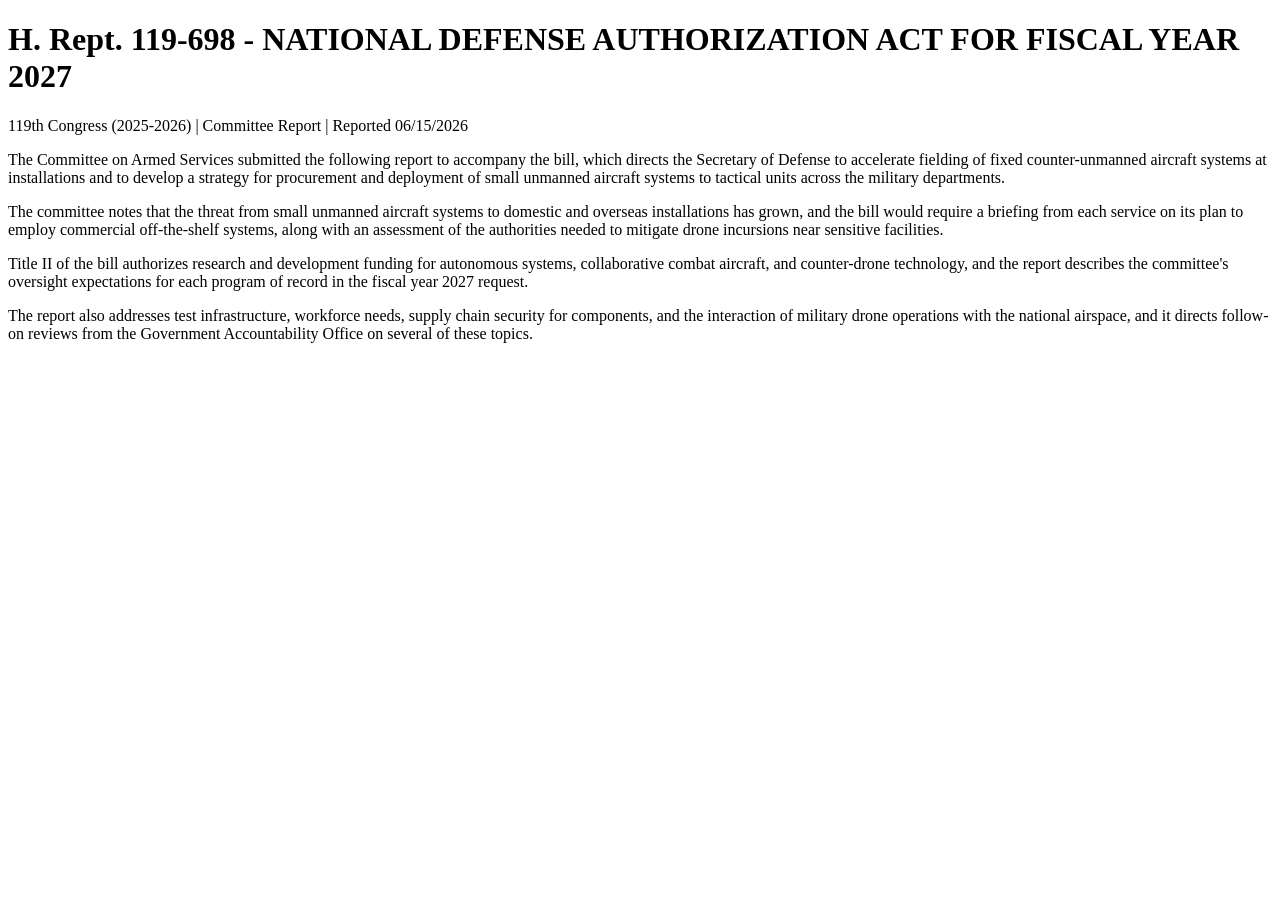
<file: tests/fixtures/editorial/congress_hrept_698_reconstructed.html>
<!doctype html>
<!-- RECONSTRUCTED fixture. congress.gov answers automated requests with HTTP 403, so the real page could not be saved.
     This keeps the facts the stale-date rule needs: a committee report page whose record date is 06/15/2026. -->
<html lang="en"><head><meta charset="utf-8">
<title>H. Rept. 119-698 - NATIONAL DEFENSE AUTHORIZATION ACT FOR FISCAL YEAR 2027 | Congress.gov</title>
</head><body><main>
<h1>H. Rept. 119-698 - NATIONAL DEFENSE AUTHORIZATION ACT FOR FISCAL YEAR 2027</h1>
<p>119th Congress (2025-2026) | Committee Report | Reported 06/15/2026</p>
<p>The Committee on Armed Services submitted the following report to accompany the bill, which directs the Secretary of Defense to accelerate fielding of fixed counter-unmanned aircraft systems at installations and to develop a strategy for procurement and deployment of small unmanned aircraft systems to tactical units across the military departments.</p>
<p>The committee notes that the threat from small unmanned aircraft systems to domestic and overseas installations has grown, and the bill would require a briefing from each service on its plan to employ commercial off-the-shelf systems, along with an assessment of the authorities needed to mitigate drone incursions near sensitive facilities.</p>
<p>Title II of the bill authorizes research and development funding for autonomous systems, collaborative combat aircraft, and counter-drone technology, and the report describes the committee's oversight expectations for each program of record in the fiscal year 2027 request.</p>
<p>The report also addresses test infrastructure, workforce needs, supply chain security for components, and the interaction of military drone operations with the national airspace, and it directs follow-on reviews from the Government Accountability Office on several of these topics.</p>
</main></body></html>
</file>
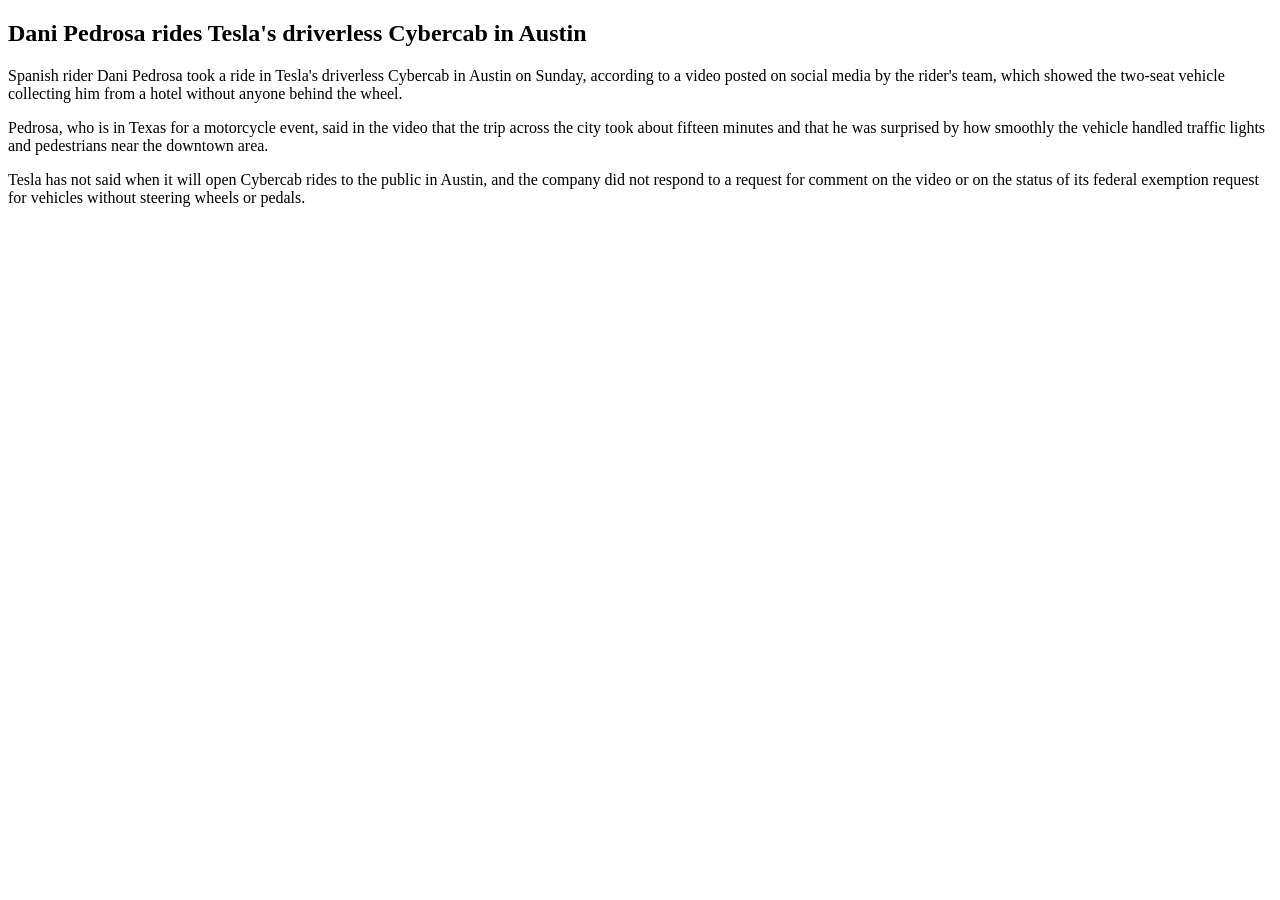
<file: tests/fixtures/editorial/pedrosa_cybercab_reconstructed.html>
<!doctype html>
<!-- RECONSTRUCTED fixture based on the facts the owner reported: the source calls Dani Pedrosa a "rider". -->
<html lang="en"><head><meta charset="utf-8">
<meta property="og:title" content="Dani Pedrosa rides Tesla's driverless Cybercab in Austin">
<meta property="article:published_time" content="2026-10-26T22:00:00-04:00">
</head><body><article>
<h1>Dani Pedrosa rides Tesla's driverless Cybercab in Austin</h1>
<p>Spanish rider Dani Pedrosa took a ride in Tesla's driverless Cybercab in Austin on Sunday, according to a video posted on social media by the rider's team, which showed the two-seat vehicle collecting him from a hotel without anyone behind the wheel.</p>
<p>Pedrosa, who is in Texas for a motorcycle event, said in the video that the trip across the city took about fifteen minutes and that he was surprised by how smoothly the vehicle handled traffic lights and pedestrians near the downtown area.</p>
<p>Tesla has not said when it will open Cybercab rides to the public in Austin, and the company did not respond to a request for comment on the video or on the status of its federal exemption request for vehicles without steering wheels or pedals.</p>
</article></body></html>
</file>
<file: site_assets/live/live.css>
/* Advanced Transportation Live and its daily archive (/days/): the Night Desk design (site.css tokens) with a wire
   ticker. Light or dark follows the device unless the reader picks one with the button at the top right
   (html[data-theme], set by the script in each page's head); the cover is night-blue in both. */
:root{
  --night:#0A1424;--night-2:#12213A;--ice:#EAF0F8;--dim:#9FB0C8;--amber:#F2B33D;--amber-ink:#7A5200;
  --ink:#0E1726;--body:#1B2638;--soft:#46546B;--faint:#6F7F98;--line:#E3E8EF;--wash:#F4F7FB;--steel:#3B5B8C;
  --green:#1F6B4F;--green-wash:#E4F3EC;--live:#2FD27A;--up:#1F7A4F;--down:#B3261E;
  /* one color per category: the label beside each story and its filter button */
  --cat-drones:#1F6B4F;--cat-sec:#A2342A;--cat-air:#8A5A00;--cat-av:#5E3F9A;--cat-rail:#0E6B78;--cat-robot:#8A4B12;
  --wide:1280px;--serif:'Fraunces',Georgia,'Times New Roman',serif;--sans:'Hanken Grotesk',system-ui,-apple-system,'Segoe UI',Arial,sans-serif;
  --mono:'JetBrains Mono',ui-monospace,Consolas,monospace;
  --paper:#fff;--card:#fff;--line-strong:#C9D3E0;--hi:#FDF1D8;--mark:#FBE1A0;--steel-wash:#E7EEF8;--warn-wash:#FDF1E8;
  --toggle-on:var(--night);--toggle-on-ink:var(--ice);
  color-scheme:light dark;
}
/* Dark: the same page on night paper, for a tab left open on a second screen. Category colors are lightened to
   keep their contrast. The reader's choice first, then the device's setting. */
:root[data-theme=dark]{
    --paper:#0F1A2D;--card:#15233A;--ink:#E8EEF7;--body:#C3CFE0;--soft:#A3B2C8;--faint:#8494AD;--line:#22324C;
    --line-strong:#34486B;--wash:#132139;--steel:#8FB3EA;--green:#5FD49E;--green-wash:rgba(95,212,158,.13);
    --amber-ink:#F2B33D;--hi:rgba(242,179,61,.16);--mark:rgba(242,179,61,.38);--steel-wash:rgba(143,179,234,.15);
    --warn-wash:rgba(224,122,61,.16);--toggle-on:var(--ice);--toggle-on-ink:var(--night);
    --cat-drones:#4CC99A;--cat-sec:#F08074;--cat-air:#E5B54E;--cat-av:#B49CF2;--cat-rail:#4FC9D9;--cat-robot:#EC9F62;
    color-scheme:dark;
}
:root[data-theme=dark] .cover{border-bottom:1px solid var(--line)}
:root[data-theme=light]{color-scheme:light}
@media (prefers-color-scheme:dark){
  :root:not([data-theme]){
    --paper:#0F1A2D;--card:#15233A;--ink:#E8EEF7;--body:#C3CFE0;--soft:#A3B2C8;--faint:#8494AD;--line:#22324C;
    --line-strong:#34486B;--wash:#132139;--steel:#8FB3EA;--green:#5FD49E;--green-wash:rgba(95,212,158,.13);
    --amber-ink:#F2B33D;--hi:rgba(242,179,61,.16);--mark:rgba(242,179,61,.38);--steel-wash:rgba(143,179,234,.15);
    --warn-wash:rgba(224,122,61,.16);--toggle-on:var(--ice);--toggle-on-ink:var(--night);
    --cat-drones:#4CC99A;--cat-sec:#F08074;--cat-air:#E5B54E;--cat-av:#B49CF2;--cat-rail:#4FC9D9;--cat-robot:#EC9F62;
    color-scheme:dark;
  }
  :root:not([data-theme]) .cover{border-bottom:1px solid var(--line)}
}
*{box-sizing:border-box;min-width:0}
html{font-size:16px;background:var(--paper)}
body{margin:0;color:var(--ink);font-family:var(--sans);line-height:1.55;-webkit-font-smoothing:antialiased;background:var(--paper)}
a{color:inherit;text-underline-offset:3px}
a:focus-visible,button:focus-visible,summary:focus-visible,abbr:focus-visible{outline:3px solid var(--amber);outline-offset:3px}
.wrap{width:min(var(--wide),100% - 32px);margin-inline:auto}
button{font:inherit}

/* ---- cover ---- */
.cover{background:var(--night);color:var(--ice)}
.topbar{display:flex;align-items:center;gap:12px 24px;flex-wrap:wrap;padding-block:18px 14px}
.masthead{flex:1 1 auto}
.brand{display:inline-flex;align-items:center;gap:.5em;font:500 clamp(1.15rem,3.6vw,1.9rem)/1.1 var(--serif);color:var(--ice);text-decoration:none}
/* the radar mark: the beam turns once every 4 s and the contact lights as it passes (about 34 degrees in) */
.radar{width:1.55em;height:1.55em;flex:none;overflow:visible}
.radar .ring{fill:none;stroke:var(--amber);stroke-width:2.2}
.radar .ring.inner{stroke-width:1.2;opacity:.45}
.radar .trail{fill:var(--amber)}
.radar .arm{stroke:var(--amber);stroke-width:2.2;stroke-linecap:round}
.radar .hub{fill:var(--amber)}
.radar .blip{fill:var(--live);animation:blip 4s linear infinite}
.radar .ping{fill:none;stroke:var(--live);stroke-width:1.2;opacity:0;transform-box:fill-box;transform-origin:center;animation:ping 4s ease-out infinite}
.radar .beam{transform-origin:21px 21px;animation:sweep-turn 4s linear infinite}
@keyframes sweep-turn{to{transform:rotate(360deg)}}
@keyframes blip{0%,8%{opacity:.25}10%{opacity:1}55%{opacity:.5}100%{opacity:.25}}
@keyframes ping{0%,9%{opacity:0;transform:scale(.6)}10%{opacity:.9;transform:scale(.6)}40%,100%{opacity:0;transform:scale(1.9)}}
.brand i{color:var(--amber);font-style:italic;font-weight:400}
.status{display:flex;align-items:center;gap:8px;font-size:.82rem;color:var(--dim)}
/* light / dark: a small round button at the top right; it shows the theme it switches to */
.theme{flex:none;display:inline-grid;place-items:center;width:34px;height:34px;padding:0;border:1px solid rgba(234,240,248,.28);border-radius:50%;background:transparent;color:var(--ice);cursor:pointer}
.theme:hover{border-color:var(--amber);color:var(--amber)}
.theme:focus-visible{outline:2px solid var(--amber);outline-offset:2px}
.theme svg{width:17px;height:17px;fill:none;stroke:currentColor;stroke-width:1.8;stroke-linecap:round;stroke-linejoin:round}
.theme[hidden],.theme .to-light,[data-theme=dark] .theme .to-dark{display:none}
[data-theme=dark] .theme .to-light{display:block}
.dot{width:10px;height:10px;border-radius:50%;background:var(--live);flex:none}
.dot.on{animation:pulse 1.8s infinite}
.dot.warn{background:#E07A3D}
.dot.off{background:#6F7F98}
@keyframes pulse{0%{box-shadow:0 0 0 0 rgba(47,210,122,.7)}70%{box-shadow:0 0 0 9px rgba(47,210,122,0)}100%{box-shadow:0 0 0 0 rgba(47,210,122,0)}}
.sweep{margin:0 auto;padding-top:12px;font:400 .75rem var(--mono);color:var(--dim);min-height:2.1em;white-space:nowrap;overflow:hidden;text-overflow:ellipsis}
.sweep span{display:inline-block;vertical-align:bottom}
#sweep{transition:opacity .15s ease;max-width:calc(100% - 11em);overflow:hidden;text-overflow:ellipsis}
#sweep.fade{opacity:0}
.sweep b{color:var(--ice);font-weight:600}

.lead{display:grid;grid-template-columns:minmax(0,1fr) 340px;gap:40px;padding-block:18px 40px}
.lead-side{display:flex;flex-direction:column;gap:20px;align-self:start}
.lead .eyebrow{display:flex;flex-wrap:wrap;gap:8px 10px;align-items:center;margin:0 0 14px;font:700 .72rem var(--sans);letter-spacing:.14em;text-transform:uppercase;color:var(--amber)}
.since{color:var(--dim);font-weight:500;letter-spacing:0;text-transform:none}
.lead .headline{font:400 clamp(1.9rem,4.6vw,3.3rem)/1.06 var(--serif);letter-spacing:-.02em;margin:0 0 16px;text-wrap:balance}
.lead .headline a{text-decoration:none}
.lead .headline a:hover{text-decoration:underline;text-decoration-color:var(--amber)}
/* the top stories take turns in one spot, sized to the tallest, so turning them never moves the page */
.slides{display:grid}
.slide{grid-area:1/1;min-width:0;visibility:hidden;opacity:0;transition:opacity .45s ease,visibility 0s .45s}
.slide.on{visibility:visible;opacity:1;transition:opacity .45s ease}
.still .slide{transition:none}
.lead-dots{display:flex;gap:4px;margin-top:2px}
.lead-dots button{position:relative;width:30px;height:24px;padding:0;border:0;background:transparent;cursor:pointer}
.lead-dots button::before{content:"";position:absolute;inset:50% 2px auto;height:3px;margin-top:-1.5px;border-radius:2px;background:rgba(234,240,248,.3)}
.lead-dots button:hover::before{background:rgba(234,240,248,.6)}
.lead-dots button[aria-current=true]::before{background:var(--amber)}
.lead-dots button:focus-visible{outline:2px solid var(--amber);outline-offset:1px;border-radius:3px}
@media (prefers-reduced-motion:reduce){.slide,.slide.on{transition:none}}
.lead .deck{font-size:1.12rem;line-height:1.55;color:#C5D2E6;margin:0 0 14px;max-width:44em}
.lead .src{font-size:.88rem;color:var(--dim)}
.lead .src a{color:var(--amber);font-weight:600;text-decoration:none}
.lead .src a:hover{text-decoration:underline}
.developing h2{margin:0 0 10px;font:700 .72rem var(--sans);letter-spacing:.14em;text-transform:uppercase;color:var(--dim)}
.developing ol{list-style:none;margin:0;padding:0;display:flex;flex-direction:column}
.developing li{padding:9px 0;border-top:1px solid rgba(159,176,200,.22)}
.developing a{text-decoration:none;font:500 .98rem/1.3 var(--serif);color:var(--ice);display:-webkit-box;-webkit-line-clamp:3;-webkit-box-orient:vertical;overflow:hidden}
.developing a:hover{text-decoration:underline;text-decoration-color:var(--amber)}
.developing .meta{font-size:.75rem;color:var(--dim);margin-top:4px}
.lead-empty{color:var(--dim);font-size:1rem;padding-block:20px;max-width:36em}
/* an older lead: a compact card, so the newest stories reach the first screen */
.lead.compact{padding-block:10px 22px}
.lead.compact .headline{font-size:clamp(1.35rem,2.6vw,1.9rem);line-height:1.15;margin-bottom:10px}
.lead.compact .deck{font-size:1rem;display:-webkit-box;-webkit-line-clamp:2;-webkit-box-orient:vertical;overflow:hidden;margin-bottom:8px}
.lead.compact .developing a{-webkit-line-clamp:2}

/* ---- tickers: the wire, then markets, stuck together at the top ---- */
.tickers{position:sticky;top:0;z-index:30}
.ticker{display:flex;align-items:stretch;background:var(--amber);color:var(--night);overflow:hidden}
.ticker-label{flex:none;display:flex;align-items:center;padding:0 14px;background:var(--night);color:var(--amber);font:700 .72rem var(--sans);letter-spacing:.16em;text-transform:uppercase}
.ticker-window{flex:1 1 auto;overflow:hidden}
.ticker-track{display:flex;width:max-content;animation:tick var(--tick-seconds,90s) linear infinite}
.ticker:hover .ticker-track,.ticker:focus-within .ticker-track{animation-play-state:paused}
.ticker-track a{white-space:nowrap;padding:11px 26px 11px 0;font-size:.88rem;text-decoration:none}
.ticker-track a:hover{text-decoration:underline}
.ticker-track b{font-size:.7rem;letter-spacing:.07em;text-transform:uppercase;margin-right:6px}
.ticker-track a::after{content:"◆";margin-left:26px;font-size:.55rem;vertical-align:2px;opacity:.55}
@keyframes tick{from{transform:translateX(0)}to{transform:translateX(-50%)}}
.motion{flex:none;appearance:none;border:0;border-left:1px solid rgba(10,20,36,.25);background:var(--night);color:var(--amber);font:700 .72rem var(--sans);letter-spacing:.12em;text-transform:uppercase;padding:0 14px;min-width:72px;min-height:40px;cursor:pointer}
.motion:hover{color:var(--ice)}

/* ---- markets ticker ---- */
.market-ticker{background:var(--night-2);color:var(--ice);border-top:1px solid rgba(159,176,200,.18)}
.market-ticker .ticker-label{color:var(--dim)}
.market-ticker .ticker-track span.q{white-space:nowrap;padding:8px 22px 8px 0;font-size:.82rem;display:inline-flex;gap:7px;align-items:baseline}
.market-ticker .q.when{color:var(--dim);font-size:.76rem}
.market-ticker abbr{font-weight:700;text-decoration:none;cursor:help}
.market-ticker .px{font-family:var(--mono);font-size:.78rem;color:#C5D2E6}
.market-ticker .chg{font-family:var(--mono);font-size:.76rem;font-weight:600}
.market-ticker .chg.up{color:#5BD99A}.market-ticker .chg.down{color:#FF8A80}.market-ticker .chg.flat{color:var(--dim)}

.banner{margin-top:16px;padding:12px 16px;border-radius:8px;background:var(--wash);border-left:4px solid var(--steel);font-size:.92rem}
.banner.warn{border-left-color:#E07A3D;background:var(--warn-wash)}

.new-pill{position:fixed;top:96px;left:50%;transform:translateX(-50%);z-index:40;appearance:none;border:0;border-radius:999px;background:var(--night);color:var(--amber);font:700 .86rem var(--sans);padding:10px 18px;min-height:44px;cursor:pointer;box-shadow:0 6px 20px rgba(10,20,36,.25)}

/* ---- the feed ---- */
main{padding-block:22px 48px}
.official{margin:22px 0 26px}
.official-head{display:flex;flex-wrap:wrap;align-items:baseline;gap:4px 14px;margin-bottom:10px}
.official-head h2{margin:0;font:700 .74rem var(--sans);letter-spacing:.14em;text-transform:uppercase;color:var(--soft)}
.official-note{font-size:.8rem;color:var(--faint);flex:1 1 auto}
.official-nav{display:flex;gap:6px}
.official-nav button{width:34px;height:34px;border:1px solid var(--line);border-radius:50%;background:var(--card);color:var(--ink);font-size:1.1rem;line-height:1;cursor:pointer}
.official-nav button:hover{border-color:var(--steel);background:var(--wash)}
.official-track{display:flex;gap:12px;overflow-x:auto;scroll-snap-type:x mandatory;scrollbar-width:none;padding-bottom:2px}
.official-track::-webkit-scrollbar{display:none}
.official-card{flex:0 0 calc((100% - 24px) / 3);scroll-snap-align:start;border:1px solid var(--line);border-top:3px solid var(--steel);border-radius:8px;padding:12px 14px;background:var(--card);min-height:118px;display:flex;flex-direction:column;gap:8px}
.official-card .who{display:flex;flex-wrap:wrap;gap:2px 8px;align-items:baseline;font-size:.76rem;color:var(--faint)}
.official-card .who b{color:var(--steel);font-weight:700}
.official-card .official-title{font:500 .98rem/1.32 var(--serif);color:var(--ink);text-decoration:none;display:-webkit-box;-webkit-line-clamp:3;-webkit-box-orient:vertical;overflow:hidden}
.official-card .official-title:hover{text-decoration:underline;text-decoration-color:var(--amber)}
@media (max-width:1000px){.official-card{flex-basis:calc((100% - 12px) / 2)}}
@media (max-width:640px){.official-card{flex-basis:85%}.official-nav{display:none}}
.feed-head{display:flex;flex-wrap:wrap;align-items:center;gap:12px 20px;padding-bottom:14px;border-bottom:1px solid var(--line)}
.feed-head h2{margin:0;font:700 .74rem var(--sans);letter-spacing:.14em;text-transform:uppercase;color:var(--soft);flex:1 1 auto}
.feed-head .filters{flex:1 1 100%}
/* search: the stories already on the page, in the browser; older days on /days/ */
.search{display:flex;align-items:center;gap:8px 14px;flex:0 1 460px}
.search input{flex:1 1 auto;min-height:40px;padding:7px 16px;border:1px solid var(--line-strong);border-radius:999px;background:var(--card);color:var(--ink);font:500 .92rem var(--sans)}
.search input::placeholder{color:var(--faint)}
.search input:focus-visible{outline:3px solid var(--amber);outline-offset:2px}
.search .past{font-size:.84rem;font-weight:600;color:var(--steel);white-space:nowrap}
.feed-head.searching .filters{opacity:.4}
.feed-head.searching .filters:hover{opacity:1}
.found{margin:16px 0 0;font-size:.88rem;color:var(--soft)}
.found a{color:var(--steel);font-weight:600}
mark{background:var(--mark);color:inherit;border-radius:2px;padding:0 1px}
.vh{position:absolute;width:1px;height:1px;overflow:hidden;clip-path:inset(50%);white-space:nowrap}
.filters{display:flex;gap:8px;flex-wrap:wrap}
.filters button{appearance:none;display:inline-flex;align-items:center;gap:7px;border:1px solid var(--line);background:var(--card);color:var(--faint);border-radius:999px;padding:6px 12px;min-height:38px;cursor:pointer;font-size:.84rem;font-weight:600}
.filters button i{width:10px;height:10px;border-radius:2px;border:2px solid var(--cat);background:transparent;flex:none}
.filters button[aria-pressed="true"]{color:var(--ink);border-color:var(--line-strong)}
.filters button[aria-pressed="true"] i{background:var(--cat)}
.filters button span{color:var(--faint);font-weight:500}
.filters .all{color:var(--steel);border-style:dashed}
.note{font-size:.75rem;color:var(--faint);margin:8px 0 0}

.day{margin:24px 0 2px;font:700 .74rem var(--sans);letter-spacing:.14em;text-transform:uppercase;color:var(--soft)}
.story{display:grid;grid-template-columns:190px minmax(0,1fr);gap:0 24px;padding:16px 0;border-bottom:1px solid var(--line)}
.story[data-cat="drones"]{--cat:var(--cat-drones)}.story[data-cat="sec"]{--cat:var(--cat-sec)}
.story[data-cat="air"]{--cat:var(--cat-air)}.story[data-cat="av"]{--cat:var(--cat-av)}.story[data-cat="rail"]{--cat:var(--cat-rail)}.story[data-cat="robot"]{--cat:var(--cat-robot)}
.filters [data-cat="drones"]{--cat:var(--cat-drones)}.filters [data-cat="sec"]{--cat:var(--cat-sec)}
.filters [data-cat="air"]{--cat:var(--cat-air)}.filters [data-cat="av"]{--cat:var(--cat-av)}.filters [data-cat="rail"]{--cat:var(--cat-rail)}.filters [data-cat="robot"]{--cat:var(--cat-robot)}
.story .cat{display:flex;flex-direction:column;gap:2px;padding:3px 0 0 12px;border-left:3px solid var(--cat,var(--line))}
.story .cat b{font:700 .74rem/1.3 var(--sans);letter-spacing:.06em;text-transform:uppercase;color:var(--cat,var(--soft))}
.story time{font:400 .78rem var(--mono);color:var(--soft)}
.story .meta{display:flex;flex-wrap:wrap;gap:6px 10px;align-items:center;font-size:.74rem;margin-bottom:4px}
.story .who{font-weight:700;letter-spacing:.05em;text-transform:uppercase;color:var(--steel)}
.story h3{margin:0 0 6px;font:500 1.22rem/1.28 var(--serif)}
.story h3 a{text-decoration:none}
.story h3 a:hover{text-decoration:underline;text-decoration-color:var(--amber)}
.story p{margin:0;font-size:.97rem;color:var(--body);max-width:60em}
.story .also{margin-top:6px;font-size:.8rem;color:var(--soft)}
.story .also a{color:var(--steel)}
.story .fix{margin-top:6px;font-size:.8rem;color:var(--amber-ink)}
.story.arrive{animation:arrive .9s ease-out}
@keyframes arrive{from{background:var(--hi);transform:translateY(-10px);opacity:0}40%{opacity:1;transform:none}to{background:transparent}}
.impact{align-self:flex-start;margin-top:4px;font:700 .66rem/1 var(--sans);letter-spacing:.04em;padding:3px 7px;border-radius:999px;white-space:nowrap;cursor:help}
.impact.significant{background:var(--hi);color:var(--amber-ink)}
.impact.notable{background:var(--steel-wash);color:var(--steel)}
.impact.minor{background:var(--wash);color:var(--faint)}
.badge{display:inline-block;font:700 .68rem var(--sans);border-radius:3px;padding:2px 6px;white-space:nowrap}
.badge.quick{color:var(--amber-ink);background:var(--hi)}
.badge.checked{color:var(--green);background:var(--green-wash)}
.badge.official{color:var(--steel);background:var(--steel-wash)}
.badge.quick{cursor:help}
.badge.checked{cursor:help}
.badge.world{color:var(--soft);background:var(--wash)}
.story .copy{margin-left:auto;appearance:none;border:0;background:none;padding:2px 0;color:var(--faint);font:600 .72rem var(--sans);cursor:pointer;opacity:.75}
.story:hover .copy,.story .copy:focus-visible{opacity:1;color:var(--steel)}
.story .also b{font-weight:600;color:var(--soft)}
.also-more{appearance:none;border:0;background:none;padding:0;color:var(--steel);font:600 .8rem var(--sans);cursor:pointer;text-decoration:underline;text-underline-offset:3px}
.story.target{background:linear-gradient(90deg,var(--hi),transparent 70%);box-shadow:-12px 0 0 var(--hi)}
.scope{flex:none;display:inline-flex;border:1px solid var(--line-strong);border-radius:999px;overflow:hidden;margin-right:4px}
.scope[hidden]{display:none}
.scope button{appearance:none;border:0;background:var(--card);color:var(--faint);padding:6px 14px;min-height:38px;font:600 .84rem var(--sans);cursor:pointer}
.scope button[aria-pressed="true"]{background:var(--toggle-on);color:var(--toggle-on-ink)}
.feed .world-more{color:var(--soft);font-weight:500;border-style:dashed}
.empty{color:var(--soft);padding:24px 0}

.footer{background:var(--wash);border-top:1px solid var(--line);font-size:.84rem;color:var(--soft);padding-block:22px}
.footer p{margin:0 0 8px;max-width:64em}

.feed .more{display:block;margin:24px auto 8px;padding:10px 22px;min-height:44px;border:1px solid var(--line);border-radius:999px;background:var(--card);color:var(--ink);font-weight:600;cursor:pointer}
.feed .more:hover{border-color:var(--steel);background:var(--wash)}
@media (max-width:1000px){
  .lead{grid-template-columns:1fr;gap:20px}
  .story{grid-template-columns:150px minmax(0,1fr);gap:0 16px}
}
@media (max-width:640px){
  .masthead{flex:1 1 0}
  .topbar .status{order:3;flex-basis:100%}
  .lead.compact .lead-side{display:none}
  .lead.compact .deck{-webkit-line-clamp:3}
  .story{grid-template-columns:1fr}
  .story .cat{flex-direction:row;flex-wrap:wrap;gap:4px 10px;align-items:baseline;margin-bottom:6px;padding-top:0}
  .filters{flex-wrap:nowrap;overflow-x:auto;padding-bottom:4px;width:100%}
  .filters button{flex:none}
}
/* Still: the device asks for less motion, or the reader pressed Pause. The bars stop and scroll by hand instead. */
@media (prefers-reduced-motion:reduce){
  .ticker-window{overflow-x:auto;scrollbar-width:thin}
  .ticker-track{animation:none}
  .ticker-track [aria-hidden="true"]{display:none}
  .dot.on,.story.arrive{animation:none}
  #sweep{transition:none}
  .radar .beam,.radar .blip,.radar .ping{animation:none}
  .radar .blip{opacity:1}
}
.still .ticker-window{overflow-x:auto;scrollbar-width:thin}
.still .ticker-track{animation:none}
.still .ticker-track [aria-hidden="true"]{display:none}
.still .dot.on,.still .story.arrive{animation:none}
.still #sweep{transition:none}
.still .radar .beam,.still .radar .blip,.still .radar .ping{animation:none}
.still .radar .blip{opacity:1}

/* ---- the daily archive (/days/) ---- */
.cover .back{font-size:.86rem;font-weight:600;color:var(--amber);text-decoration:none}
.cover .back:hover{text-decoration:underline}
.page-head{padding-block:22px 34px}
.page-head .kicker{margin:0 0 8px;font:700 .72rem var(--sans);letter-spacing:.14em;text-transform:uppercase;color:var(--amber)}
.page-head h1{margin:0 0 10px;font:400 clamp(1.7rem,4vw,2.7rem)/1.08 var(--serif);letter-spacing:-.015em}
.page-head p{margin:0;color:#C5D2E6;max-width:46em}
.day-nav{display:flex;flex-wrap:wrap;gap:8px 18px;margin-top:14px;font-size:.88rem}
.day-nav a{color:var(--amber);font-weight:600;text-decoration:none}
.day-nav a:hover{text-decoration:underline}
.day-list{list-style:none;margin:18px 0 0;padding:0;display:grid;grid-template-columns:repeat(auto-fill,minmax(230px,1fr));gap:10px}
.day-list a{display:flex;flex-direction:column;gap:2px;padding:14px 16px;border:1px solid var(--line);border-radius:8px;background:var(--card);text-decoration:none}
.day-list a:hover{border-color:var(--steel)}
.day-list b{font:500 1.06rem/1.3 var(--serif);color:var(--ink)}
.day-list span{font-size:.8rem;color:var(--faint)}
</file>
